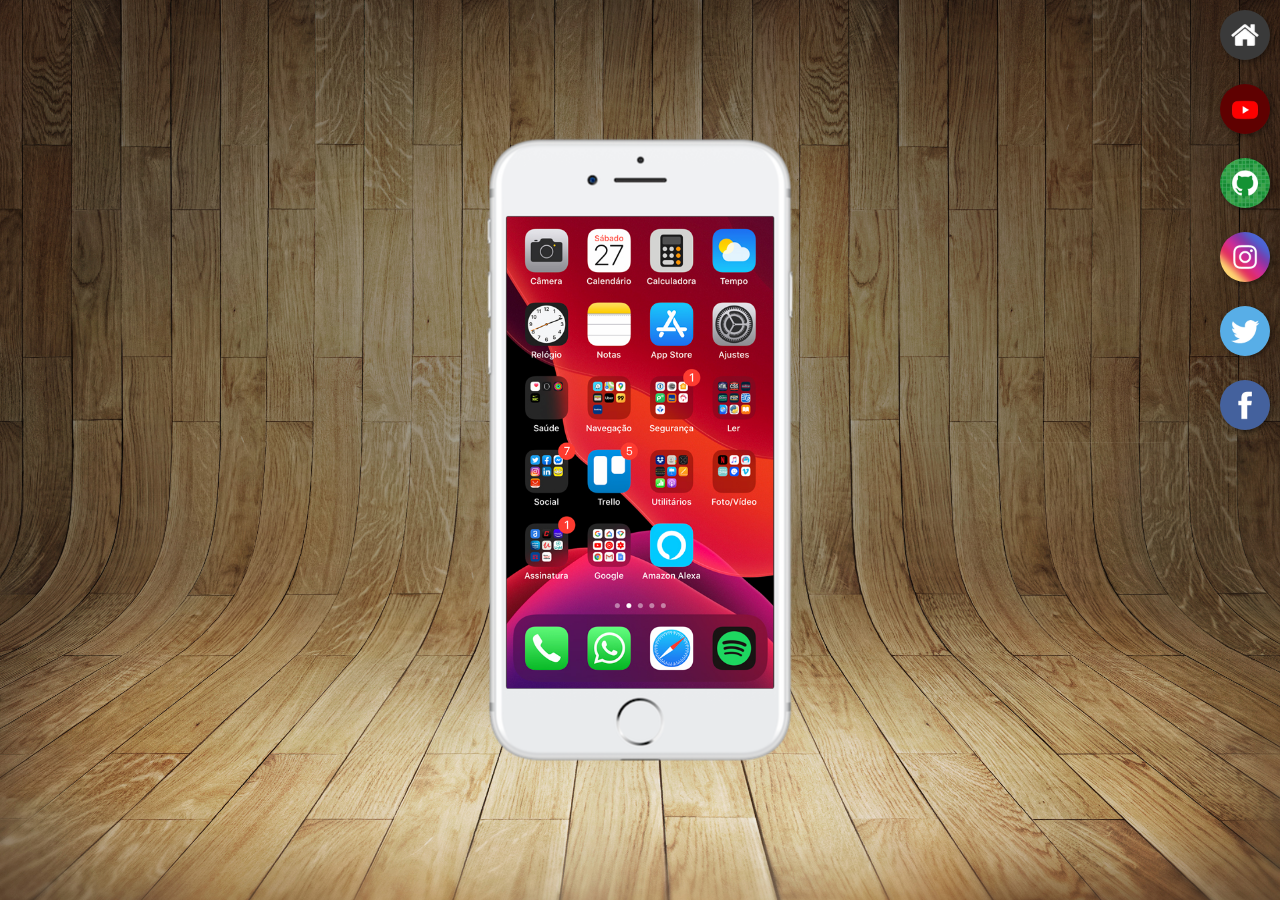
<file: index.html>
<!DOCTYPE html>
<html lang="pt-br">
<head>
    <meta charset="UTF-8">
    <meta name="viewport" content="width=device-width, initial-scale=1.0">
    <title>Projeto Redes Sociais</title>
    <link rel="shortcut icon" href="favicon.ico" type="image/x-icon">
    <link rel="stylesheet" href="estilos/style.css">
</head>
<body>
    <main>
        <section id="telefone">
            <iframe src="home.html" name="tela" id="tela" frameborder="0">
                Seu navegador nao e compativel com isso.
            </iframe>
        </section>
        <section id="redes-sociais">
            <a href="home.html" target="tela"><img src="imagens/logo-home.jpg" alt="Home"></a><br>
            <a href="youtube.html" target="tela"><img src="imagens/logo-youtube.jpg" alt="Youtube"></a><br>
            <a href="github.html" target="tela"><img src="imagens/logo-github.jpg" alt="GitHub"></a><br>
            <a href="instagram.html" target="tela"><img src="imagens/logo-instagram.jpg" alt="Instagram"></a><br>
            <a href="twitter.html" target="tela"><img src="imagens/logo-twitter.jpg" alt="Twitter"></a><br>
            <a href="facebook.html" target="tela"><img src="imagens/logo-facebook.jpg" alt="Facebook"></a>
        </section>
    </main>
</body>
</html>
</file>
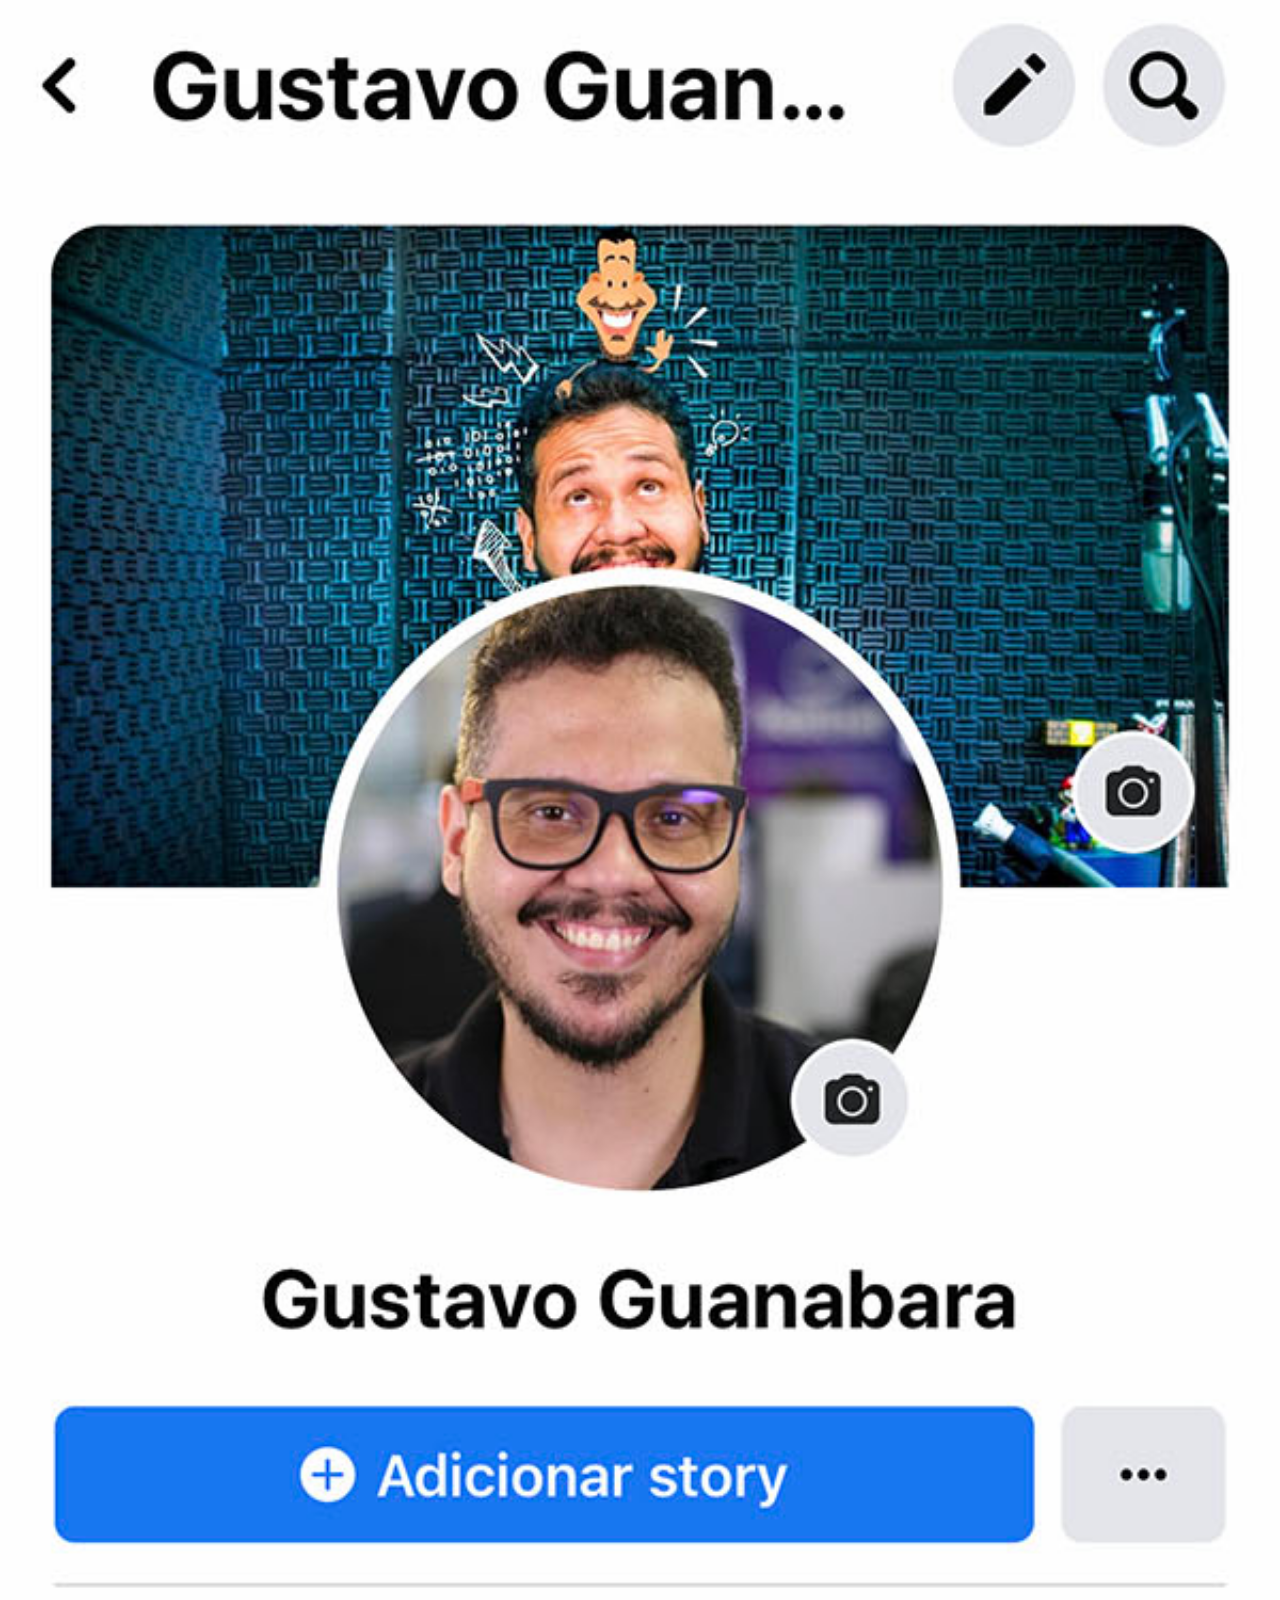
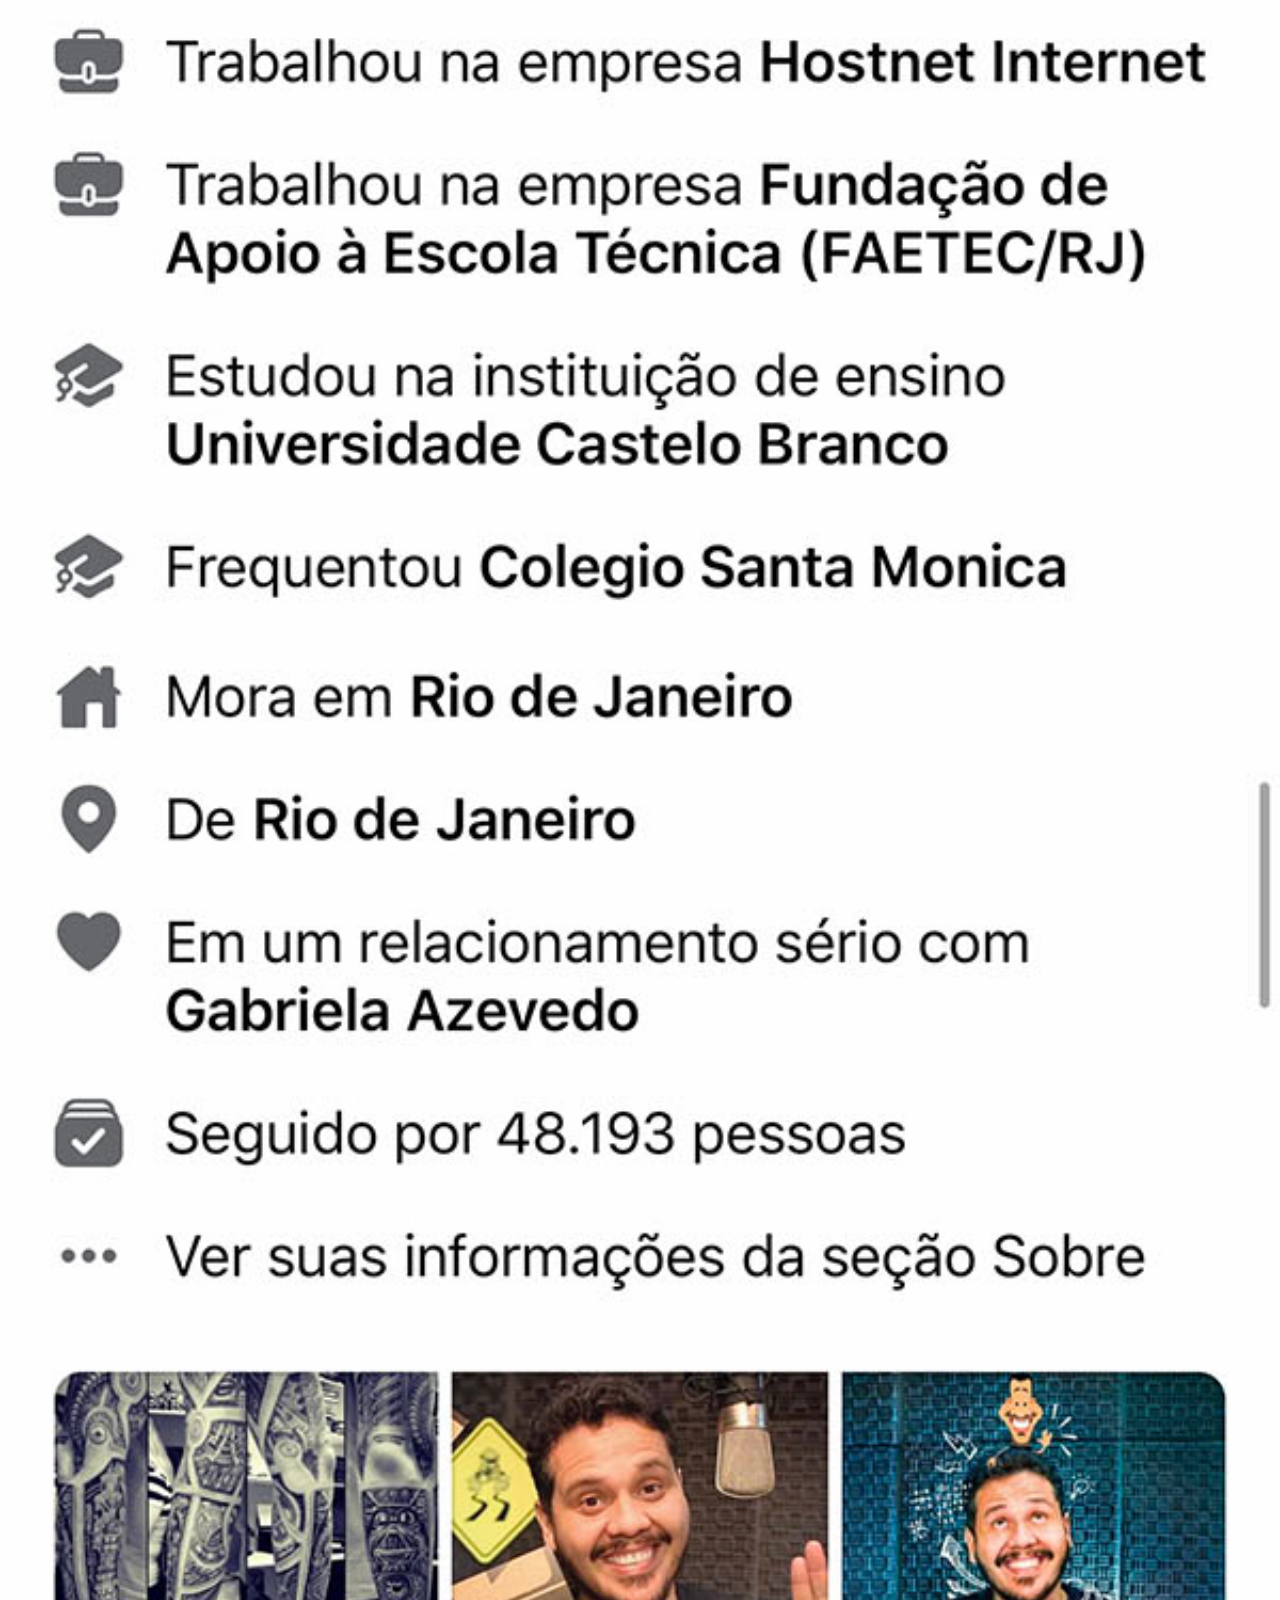
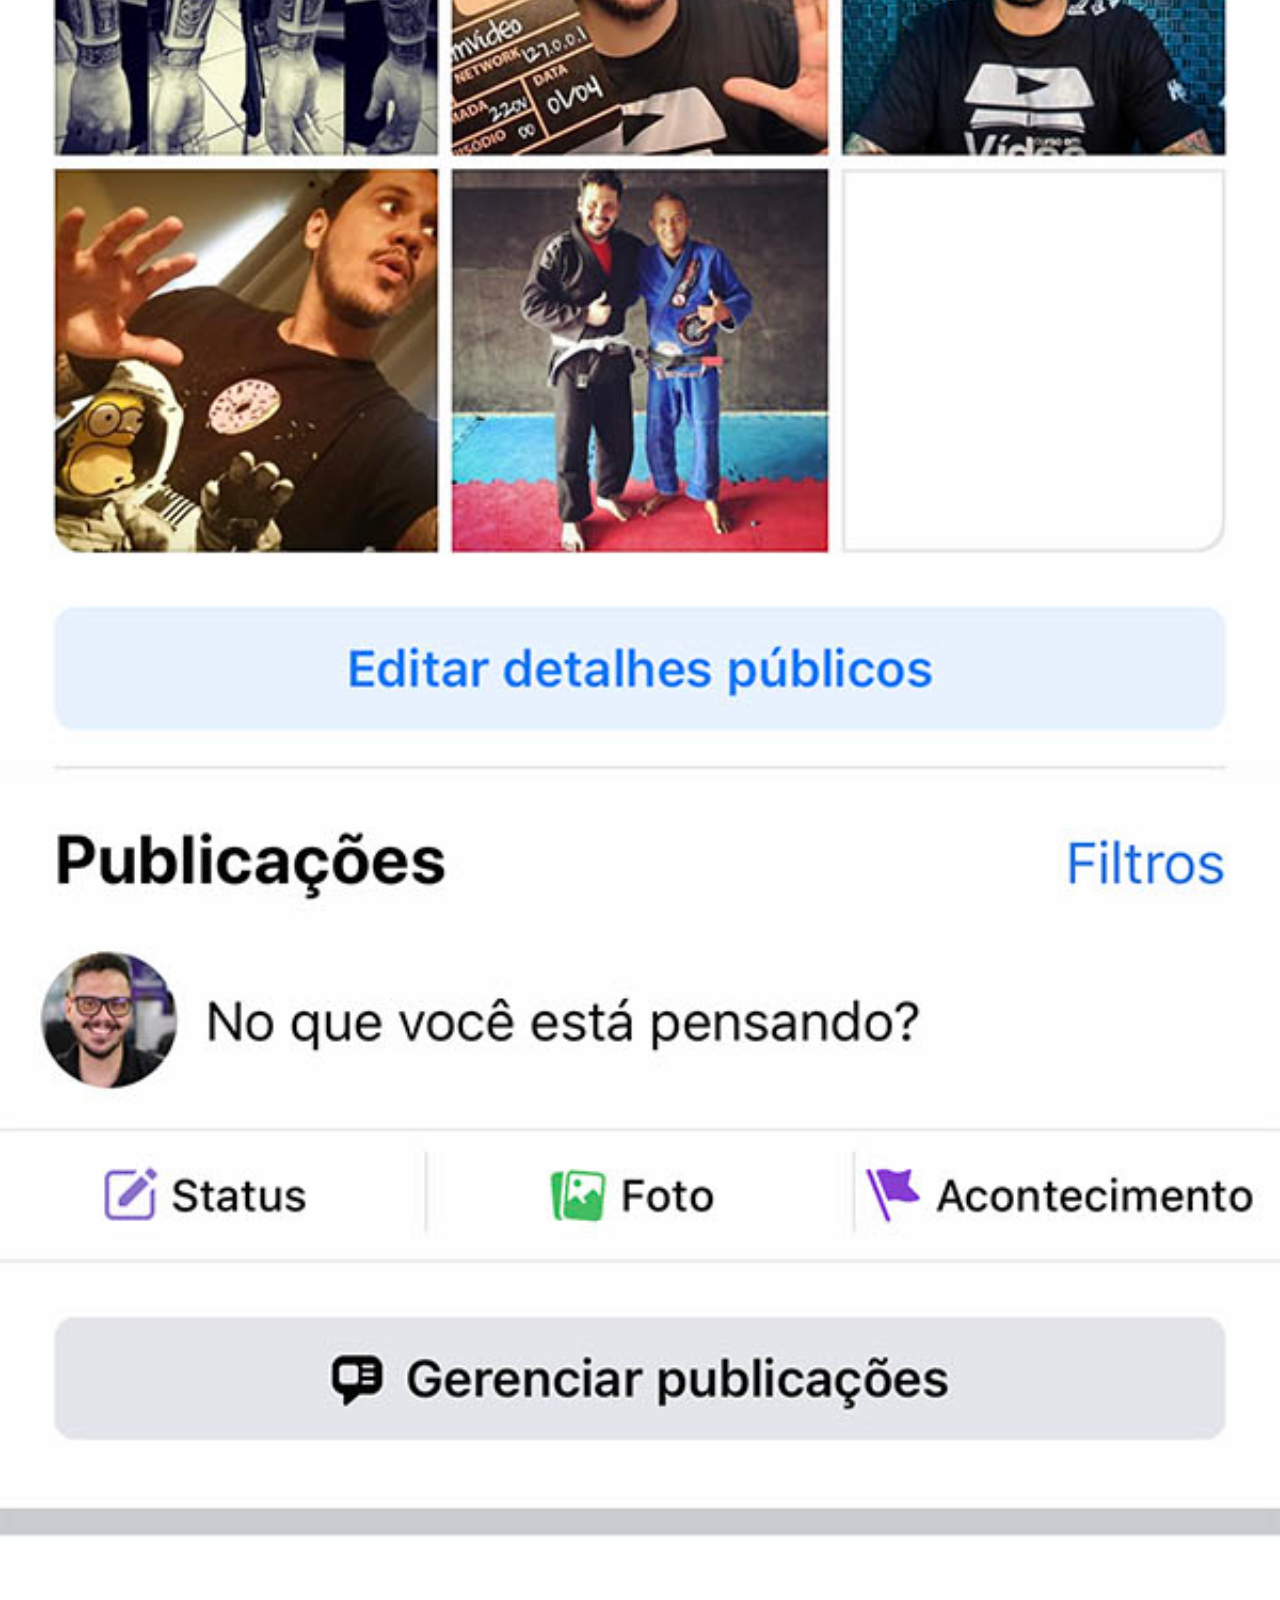
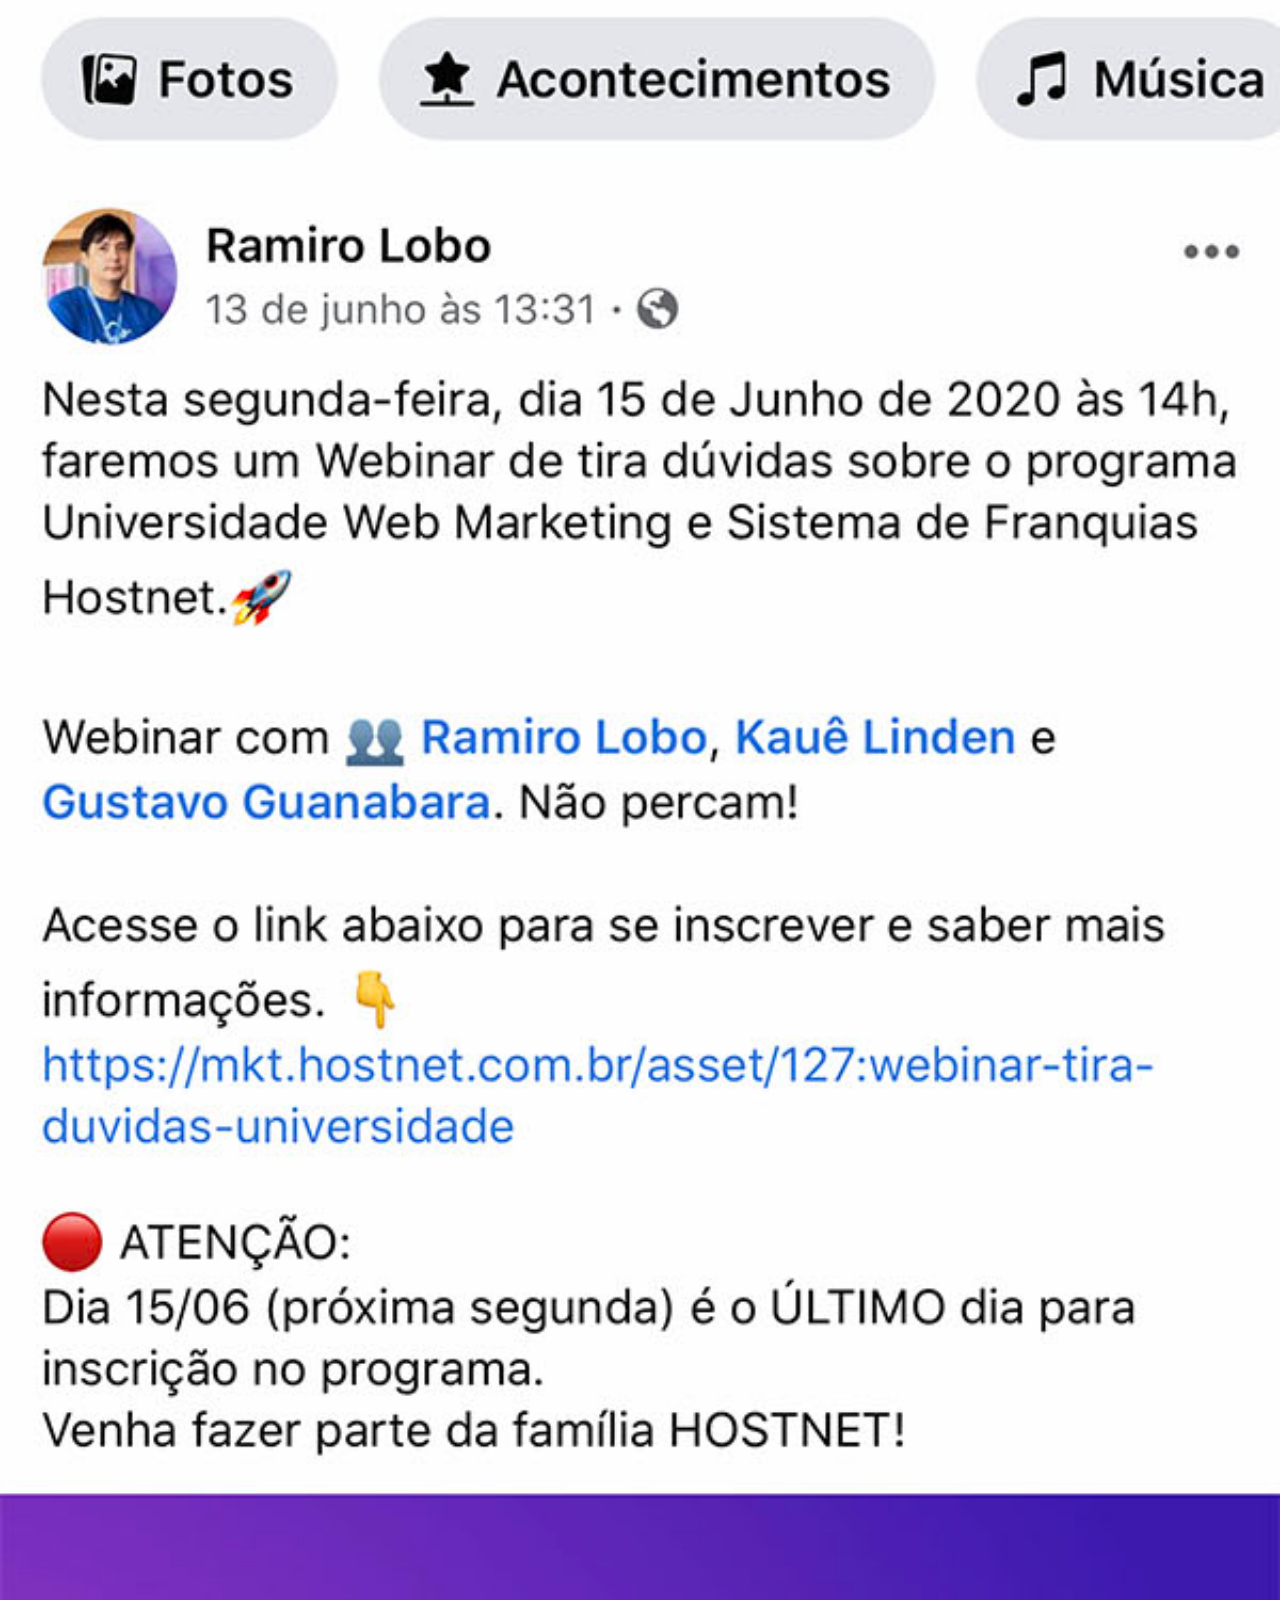
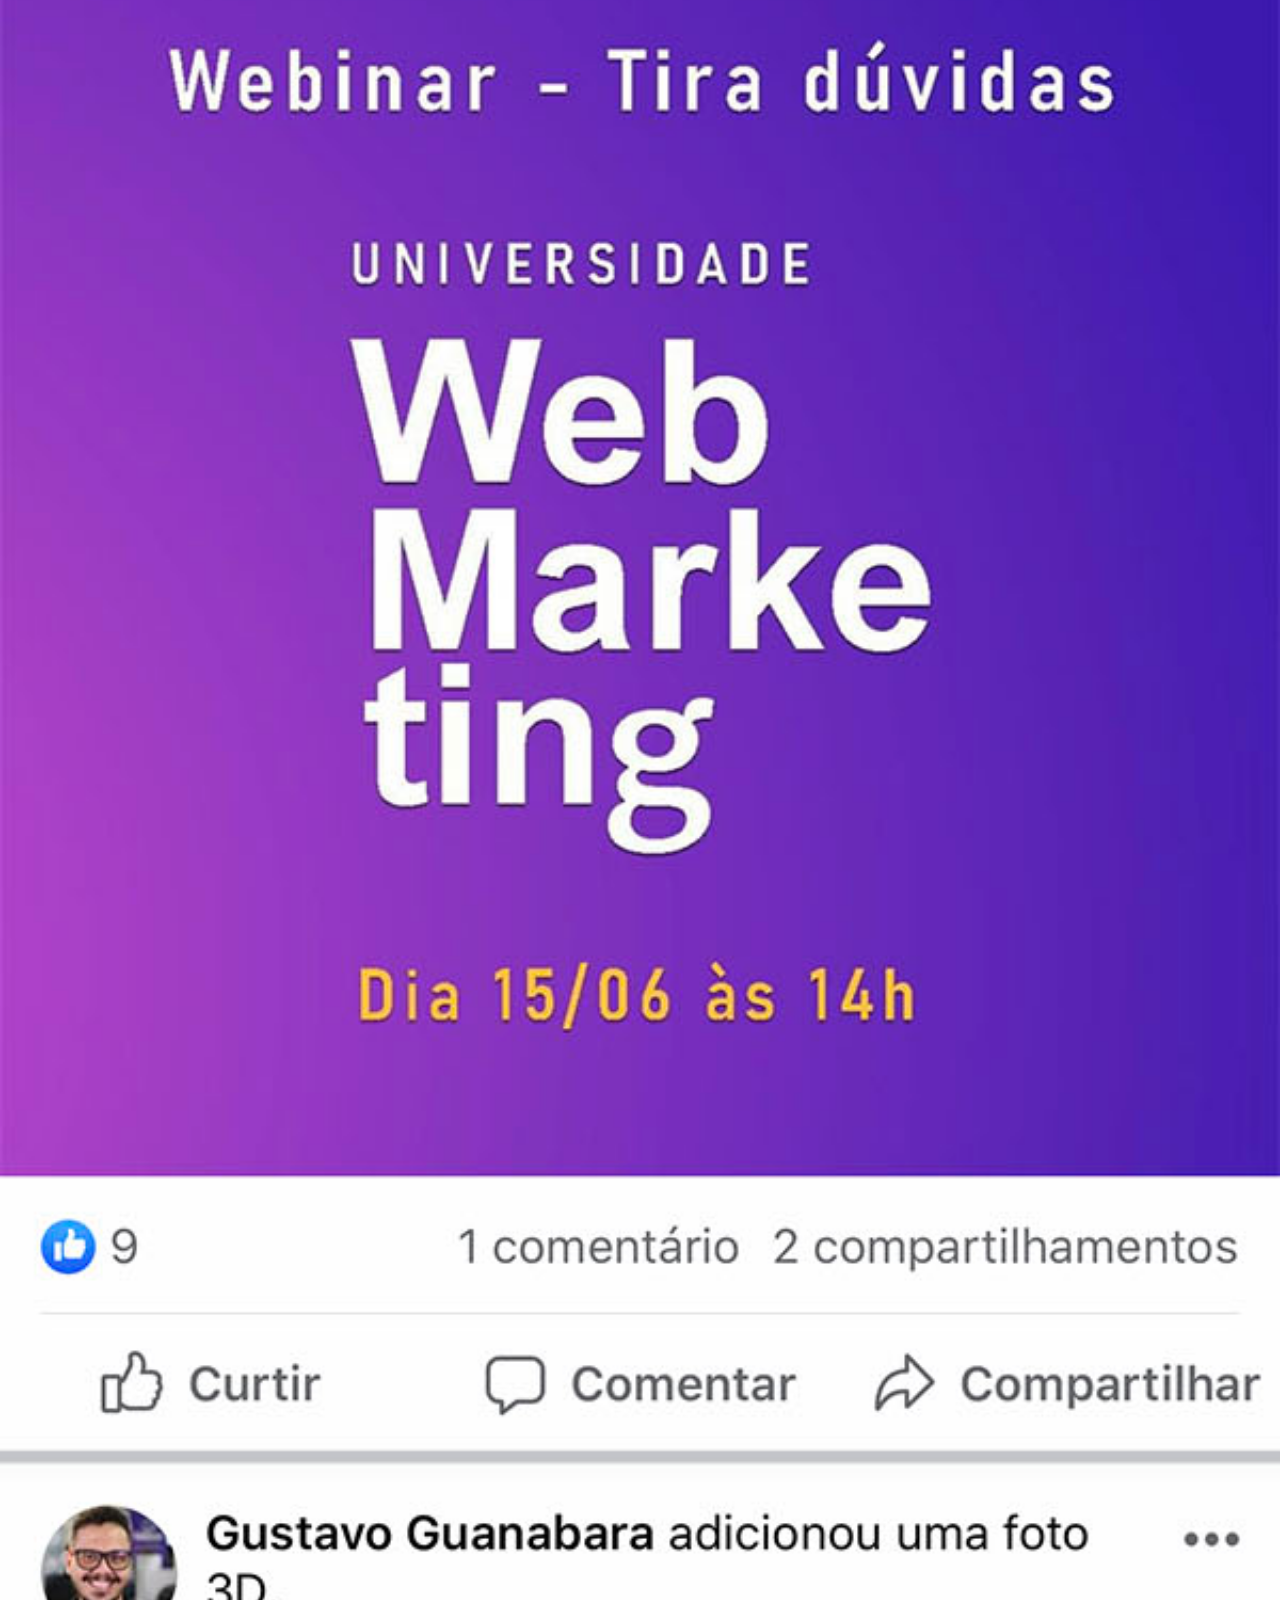
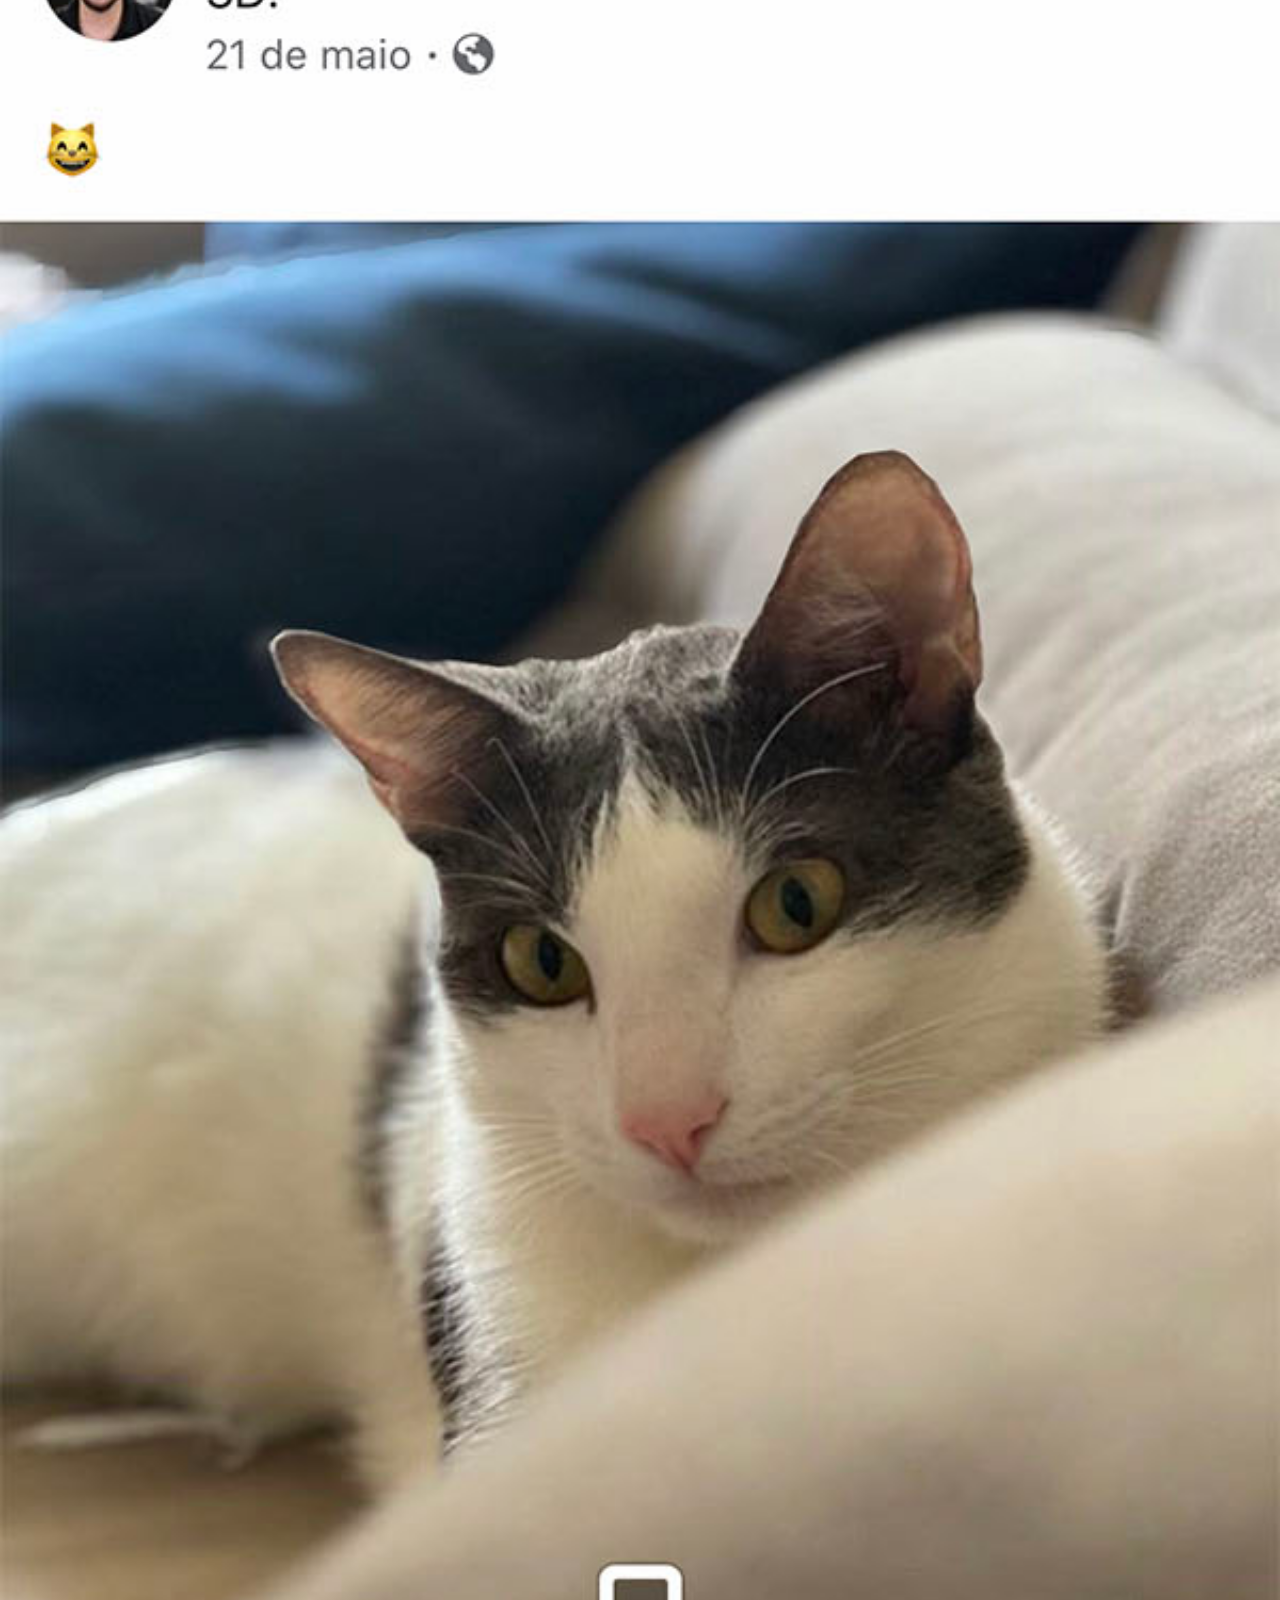
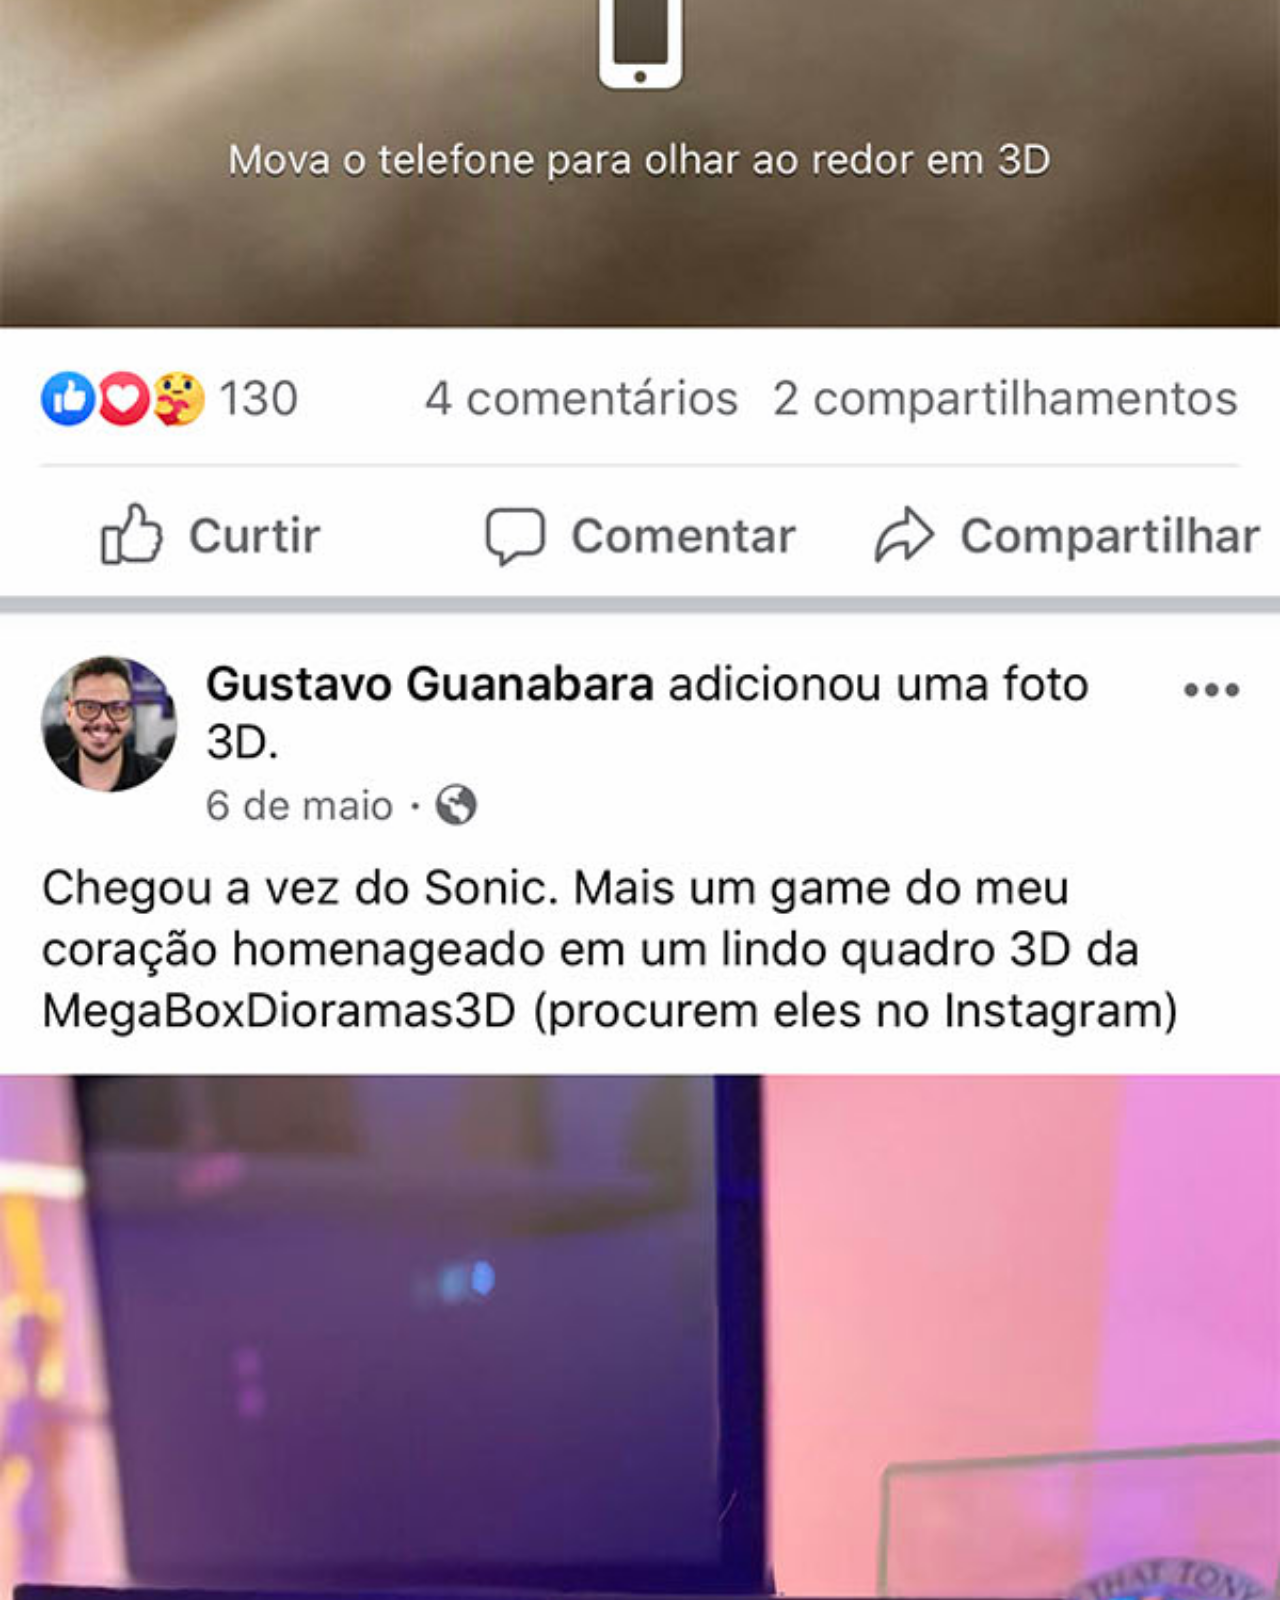
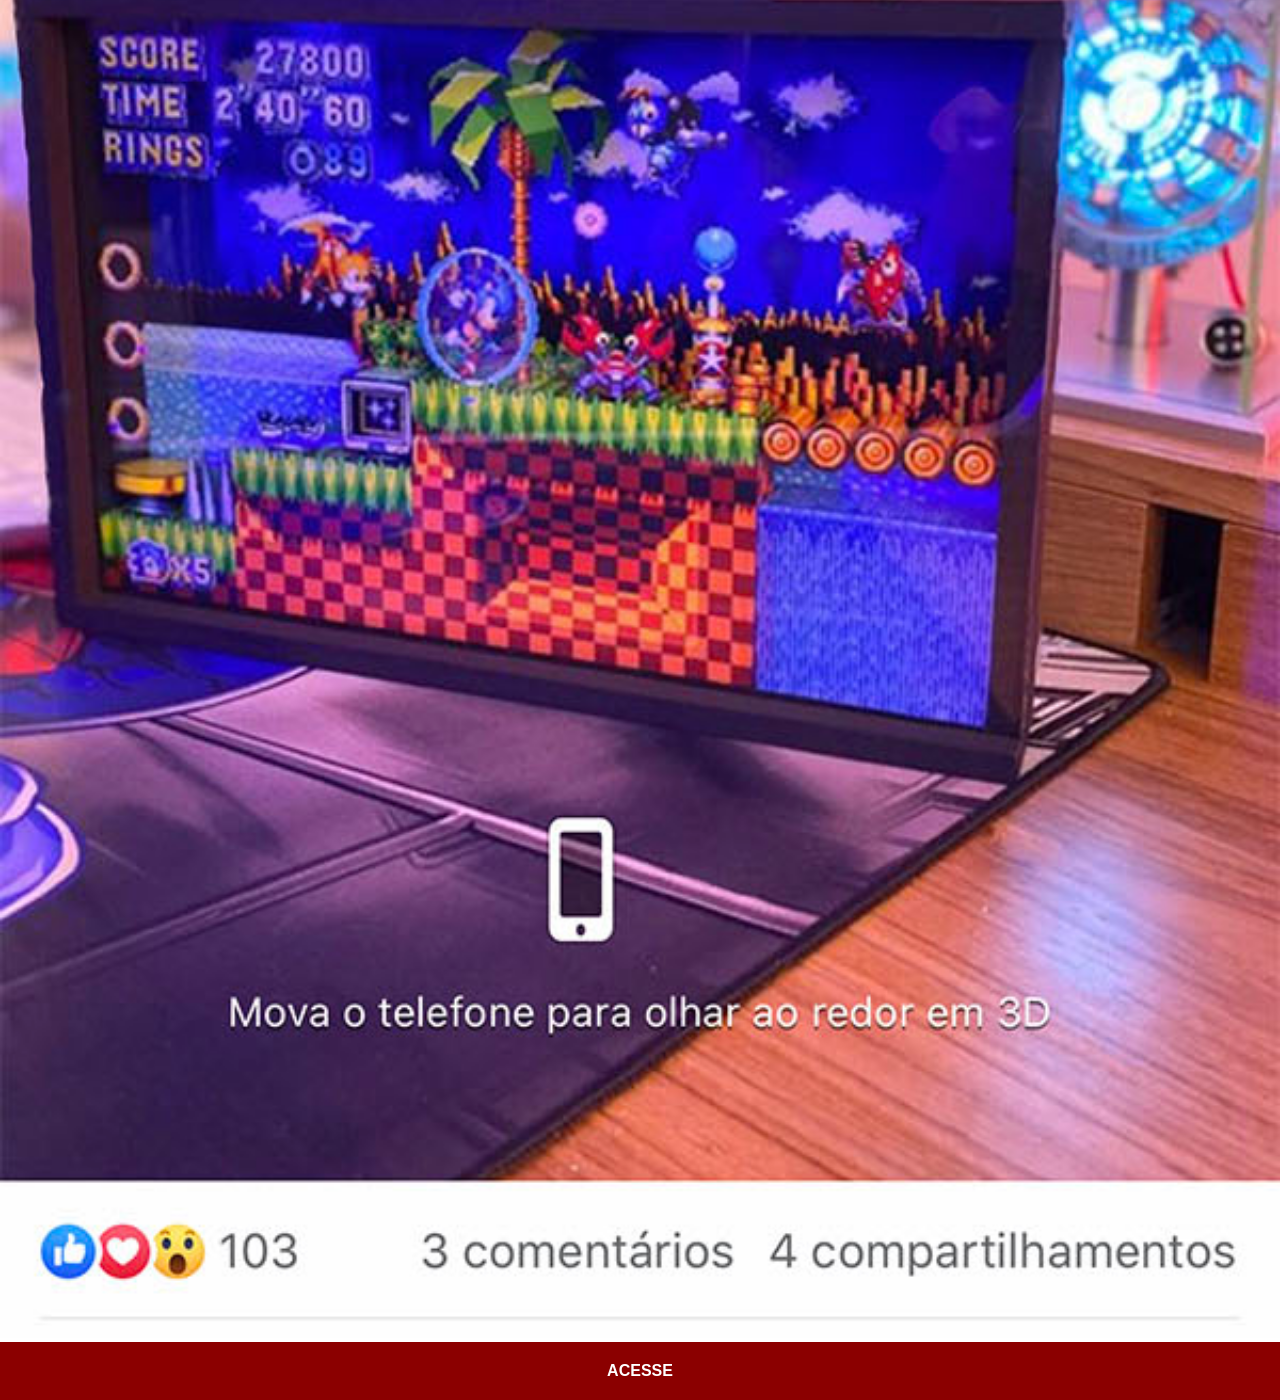
<file: facebook.html>
<!DOCTYPE html>
<html lang="pt-br">
<head>
    <meta charset="UTF-8">
    <meta name="viewport" content="width=device-width, initial-scale=1.0">
    <title>Facebook</title>
    <link rel="stylesheet" href="estilos/social.css">
</head>
<body>
    <img src="imagens/tela-facebook.jpg" alt="Facebook">
    <a href="https://www.facebook.com/gustavoguanabara/about/" target="_blank">ACESSE</a>
</body>
</html>
</file>
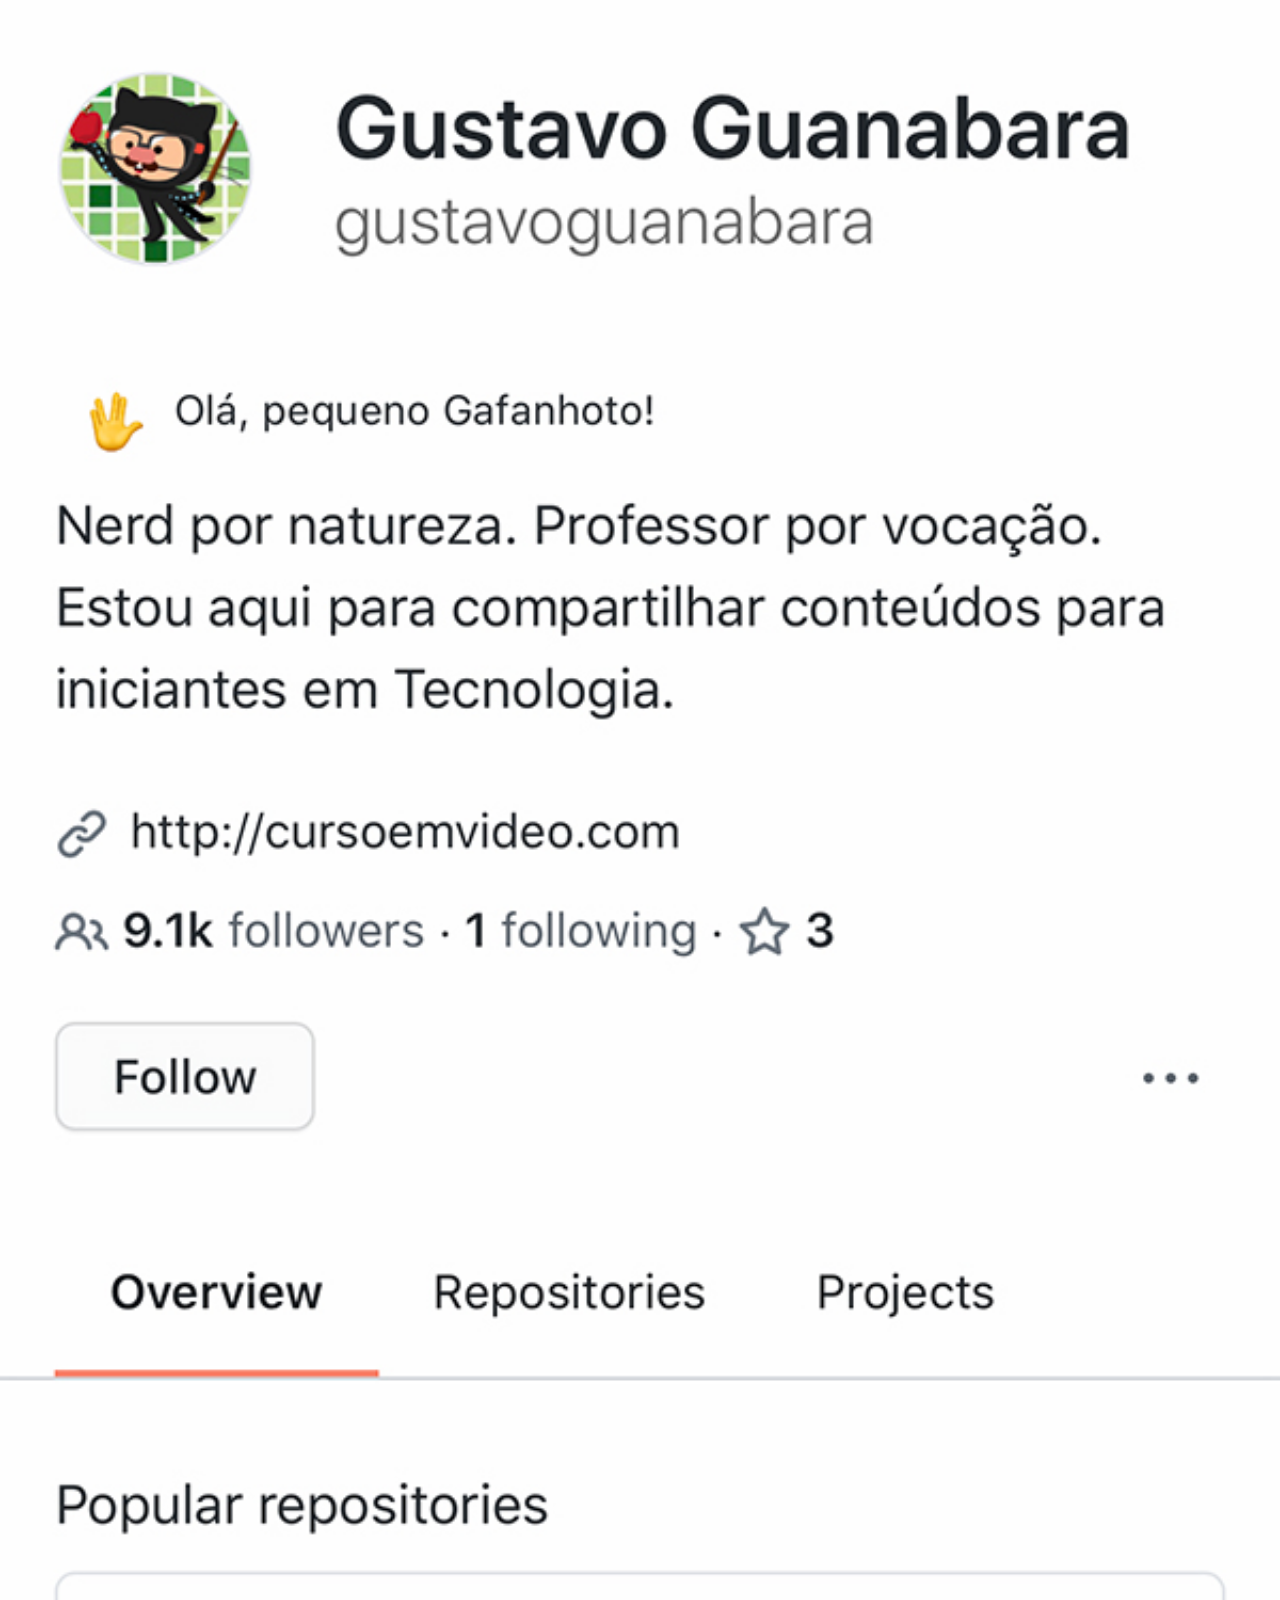
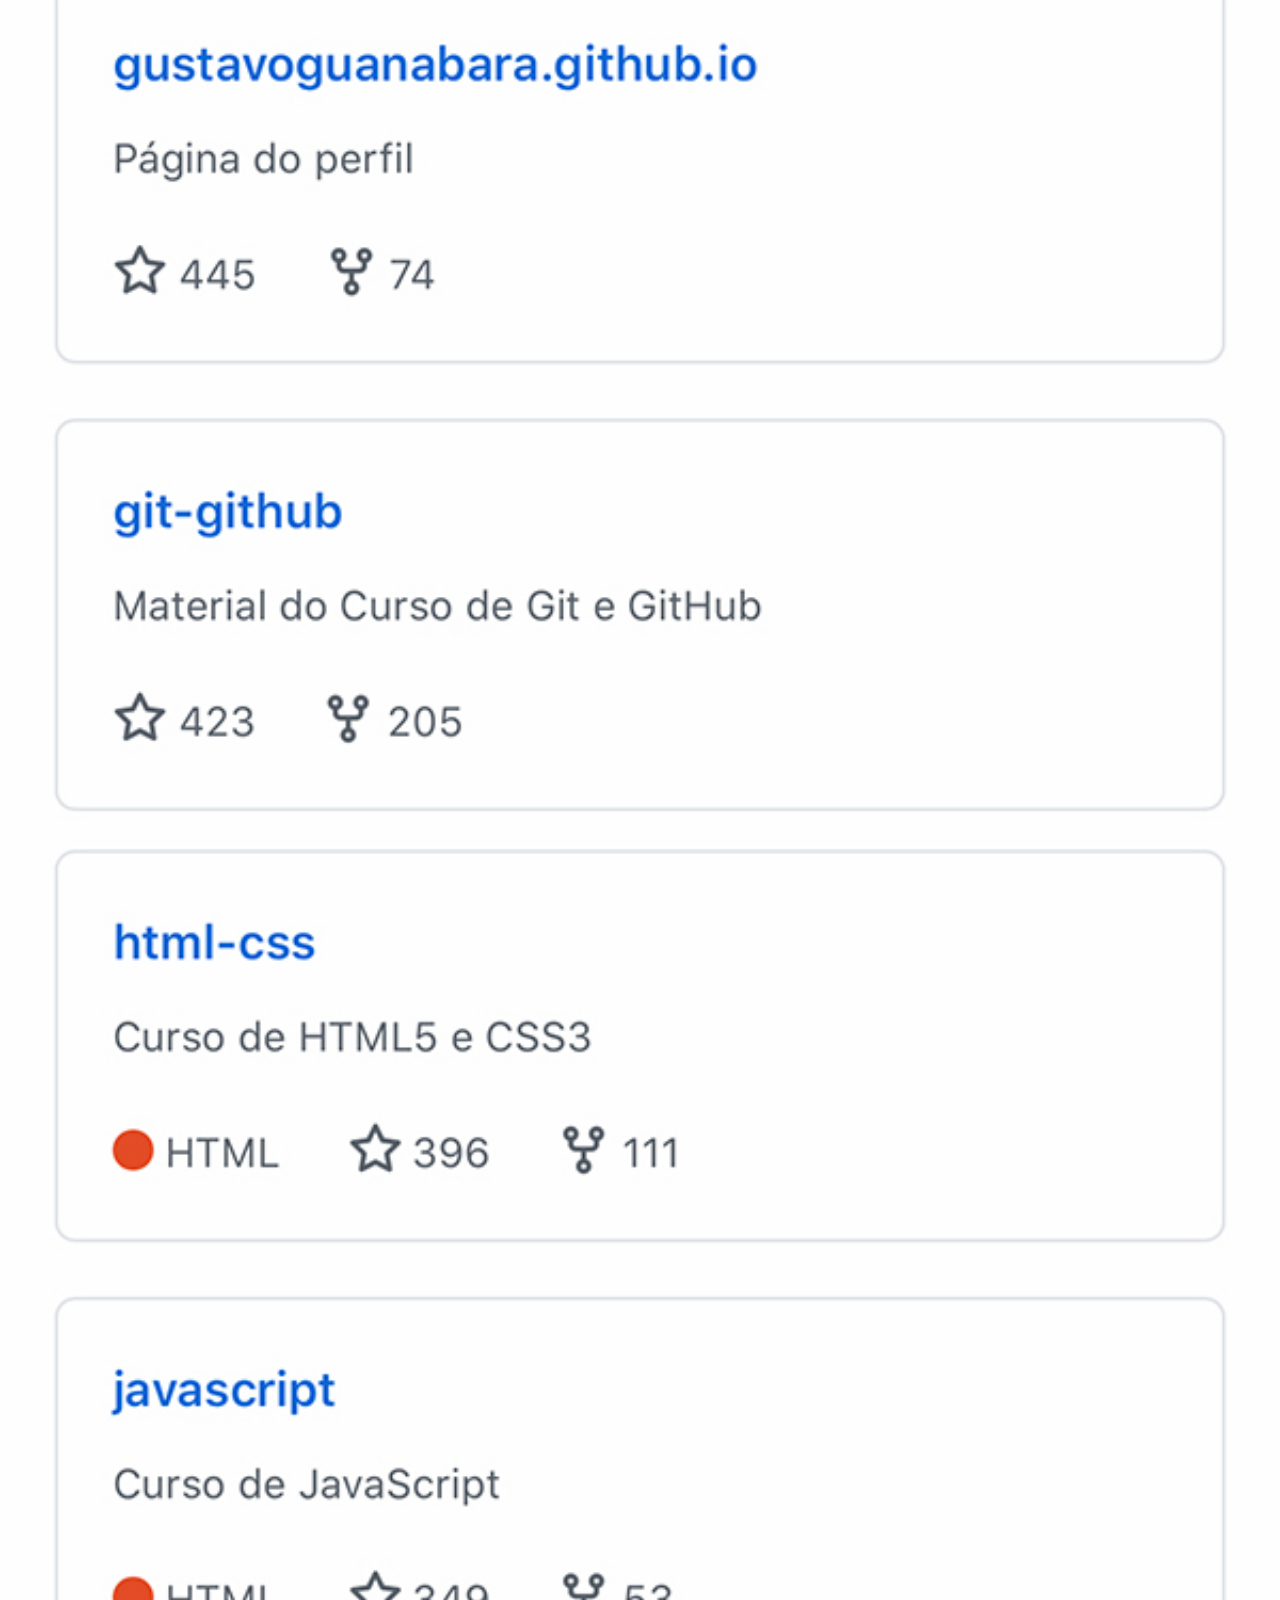
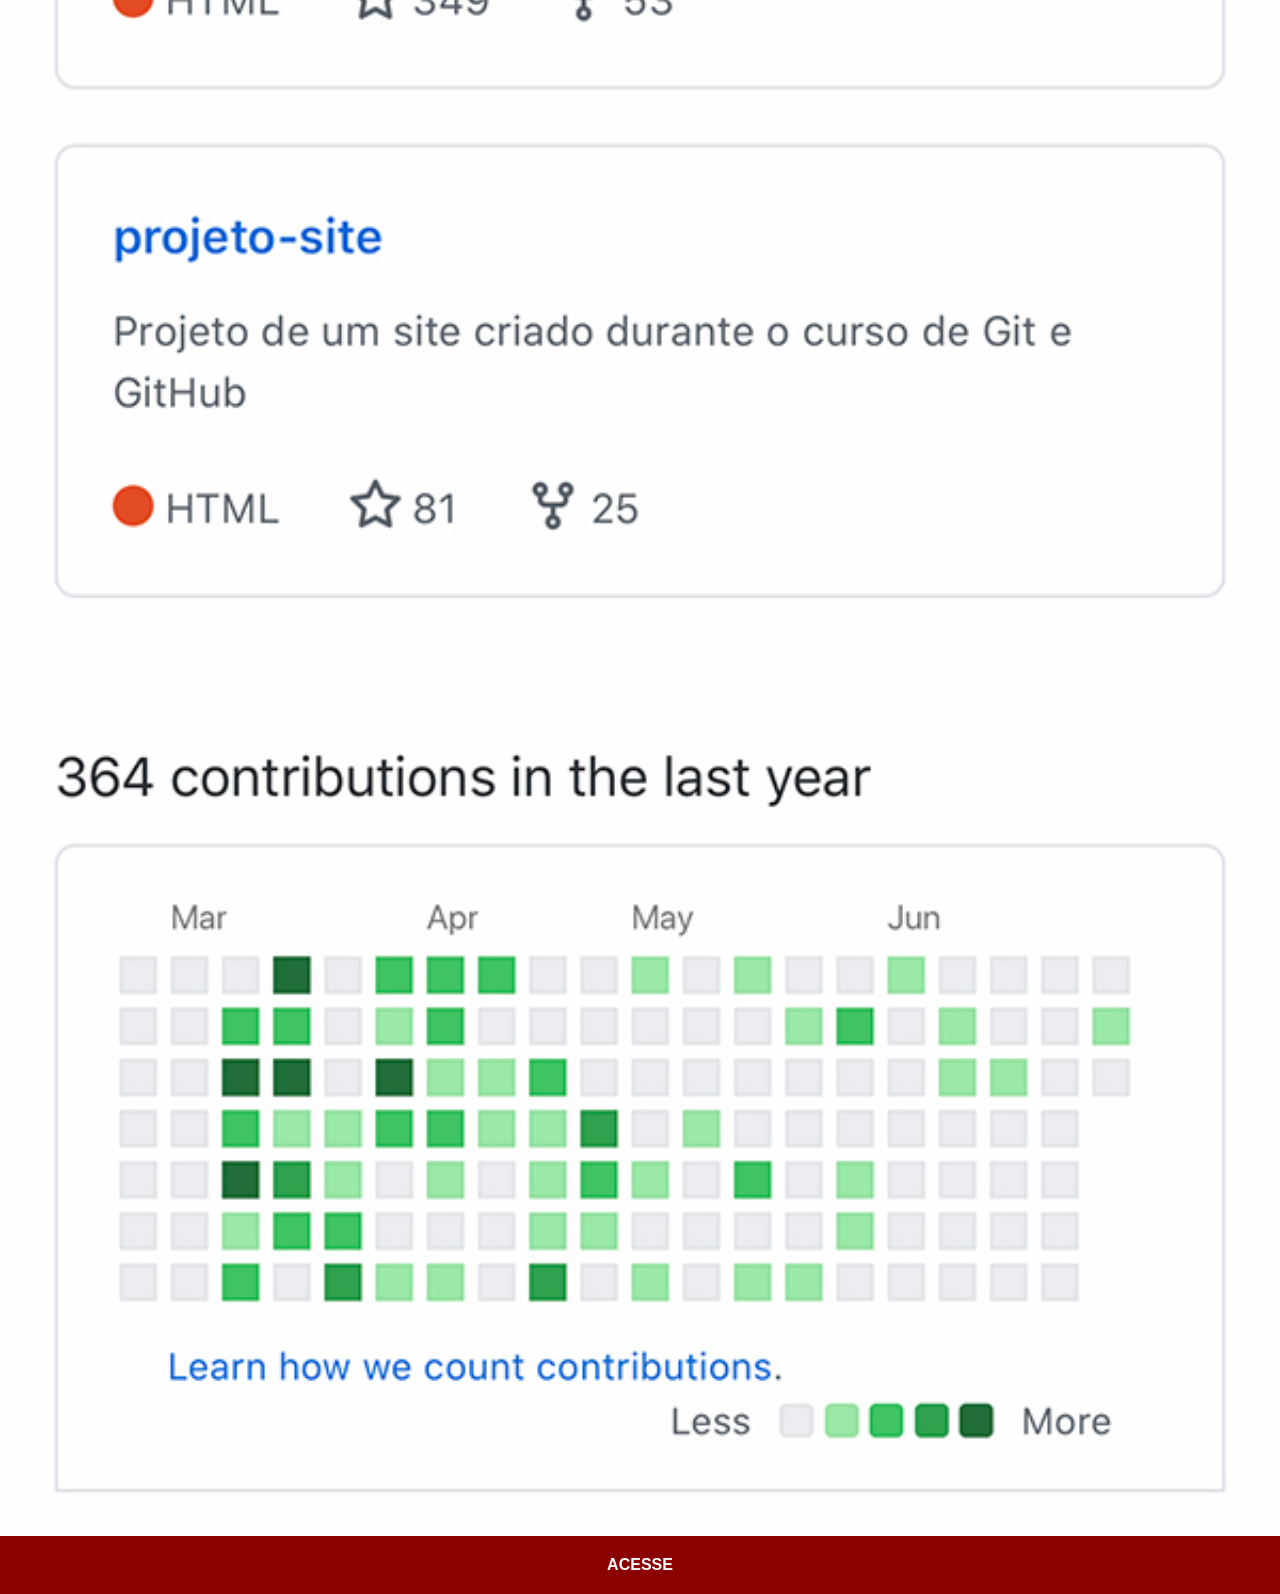
<file: github.html>
<!DOCTYPE html>
<html lang="pt-br">
<head>
    <meta charset="UTF-8">
    <meta name="viewport" content="width=device-width, initial-scale=1.0">
    <title>GitHub</title>
    <link rel="stylesheet" href="estilos/social.css">
</head>
<body>
    <img src="imagens/tela-github.jpg" alt="GitHub">
    <a href="https://github.com/gustavoguanabara" target="_blank">ACESSE</a>
</body>
</html>
</file>
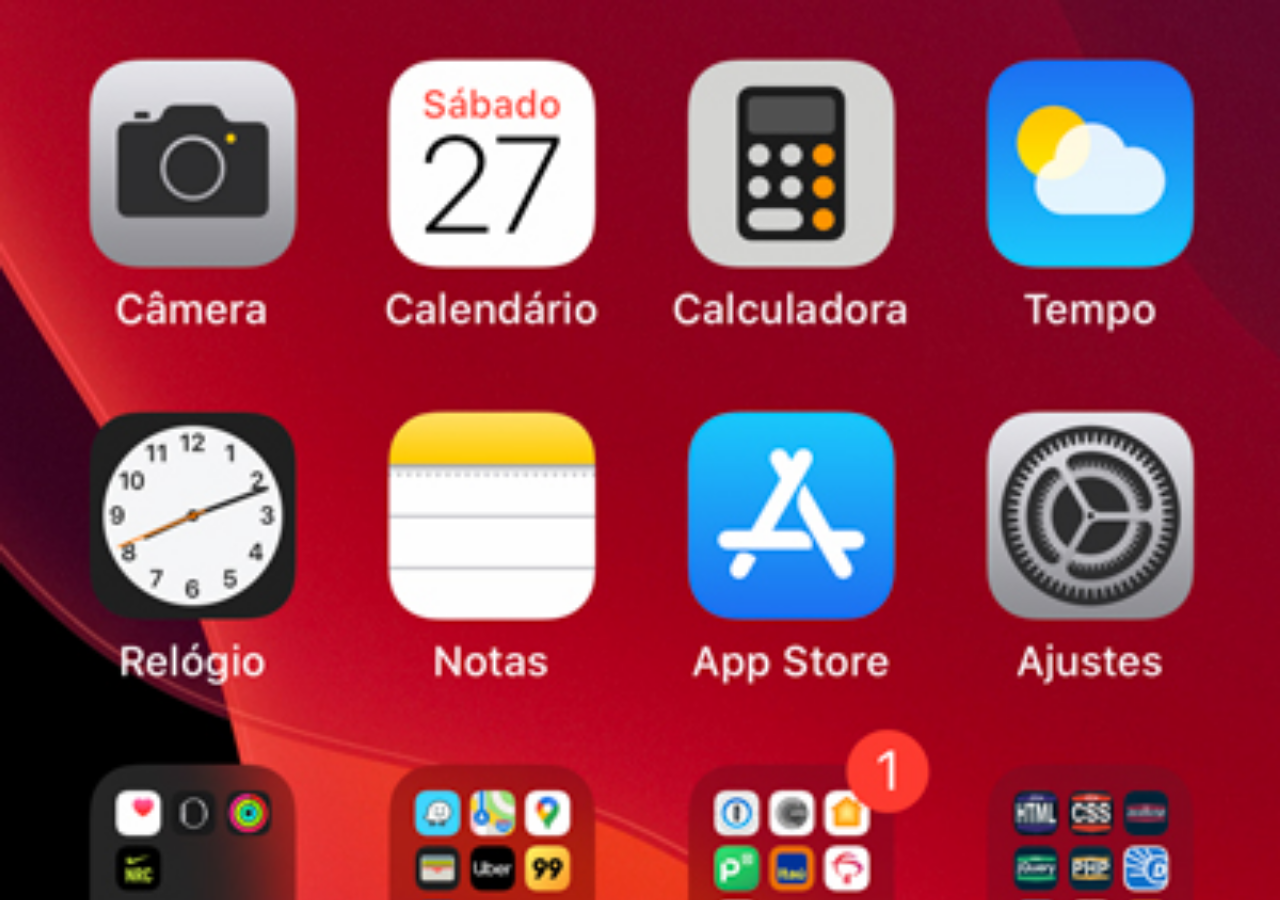
<file: home.html>
<!DOCTYPE html>
<html lang="pt-br">
<head>
    <meta charset="UTF-8">
    <meta name="viewport" content="width=device-width, initial-scale=1.0">
    <title>Home</title>
</head>
<style>
    *{
        margin: 0;
        padding: 0;
    }

body{
    height: 100vh;
    width: 100vw;
    background: black url(imagens/tela-home.jpg) no-repeat top center;
    background-size: cover;
}

</style>
<body>
    
</body>
</html>
</file>
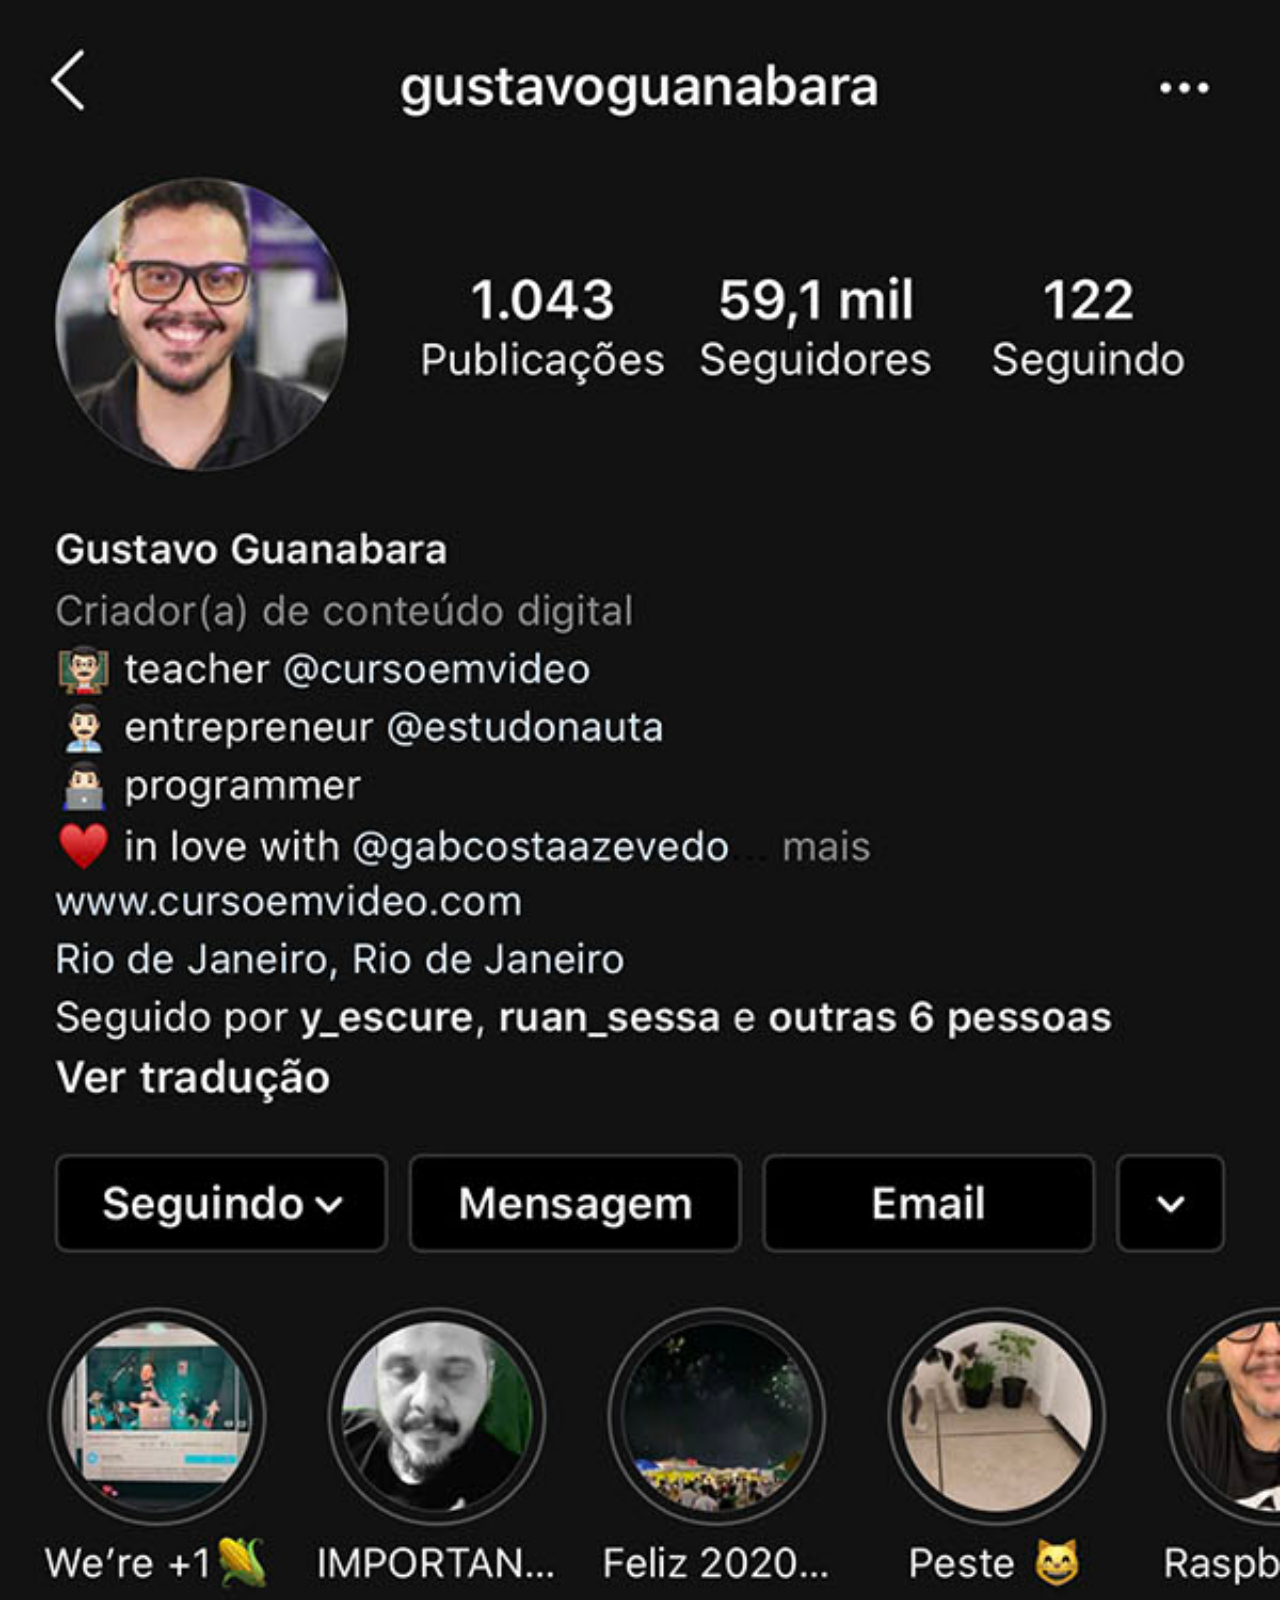
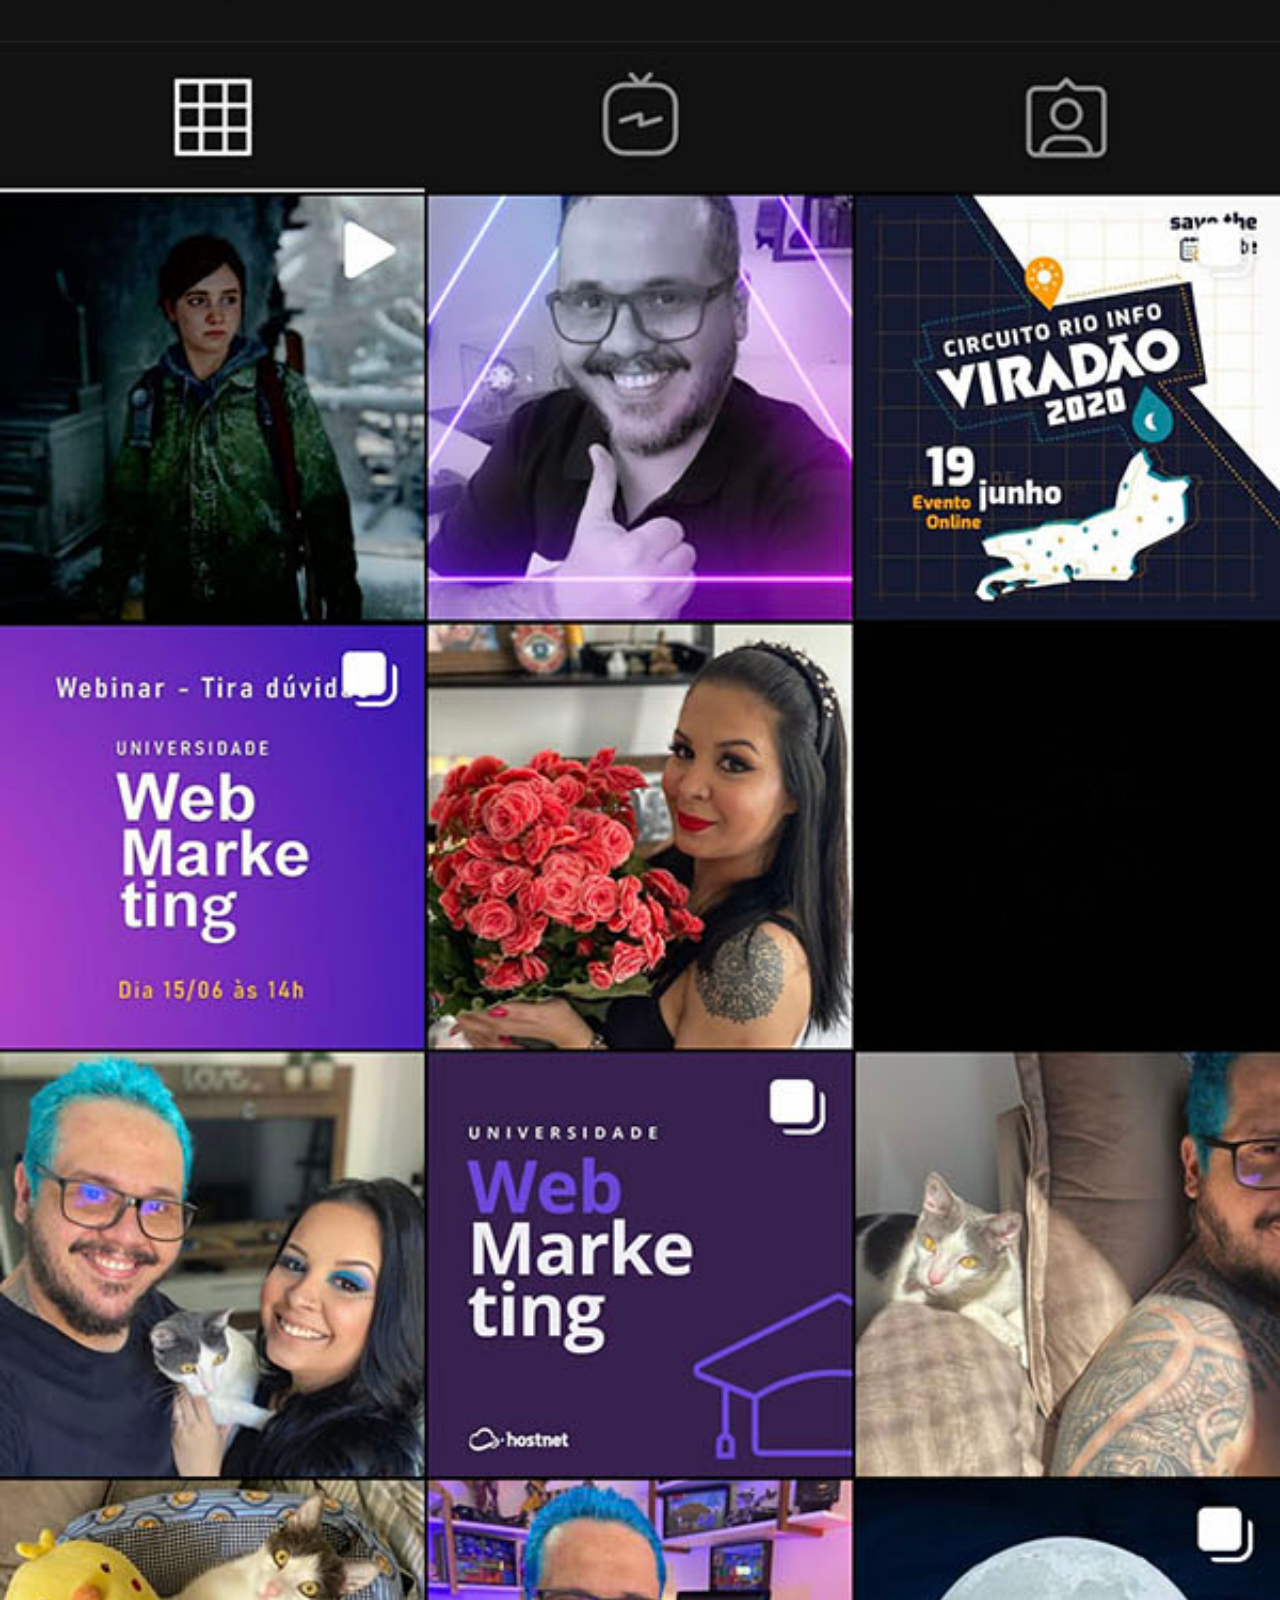
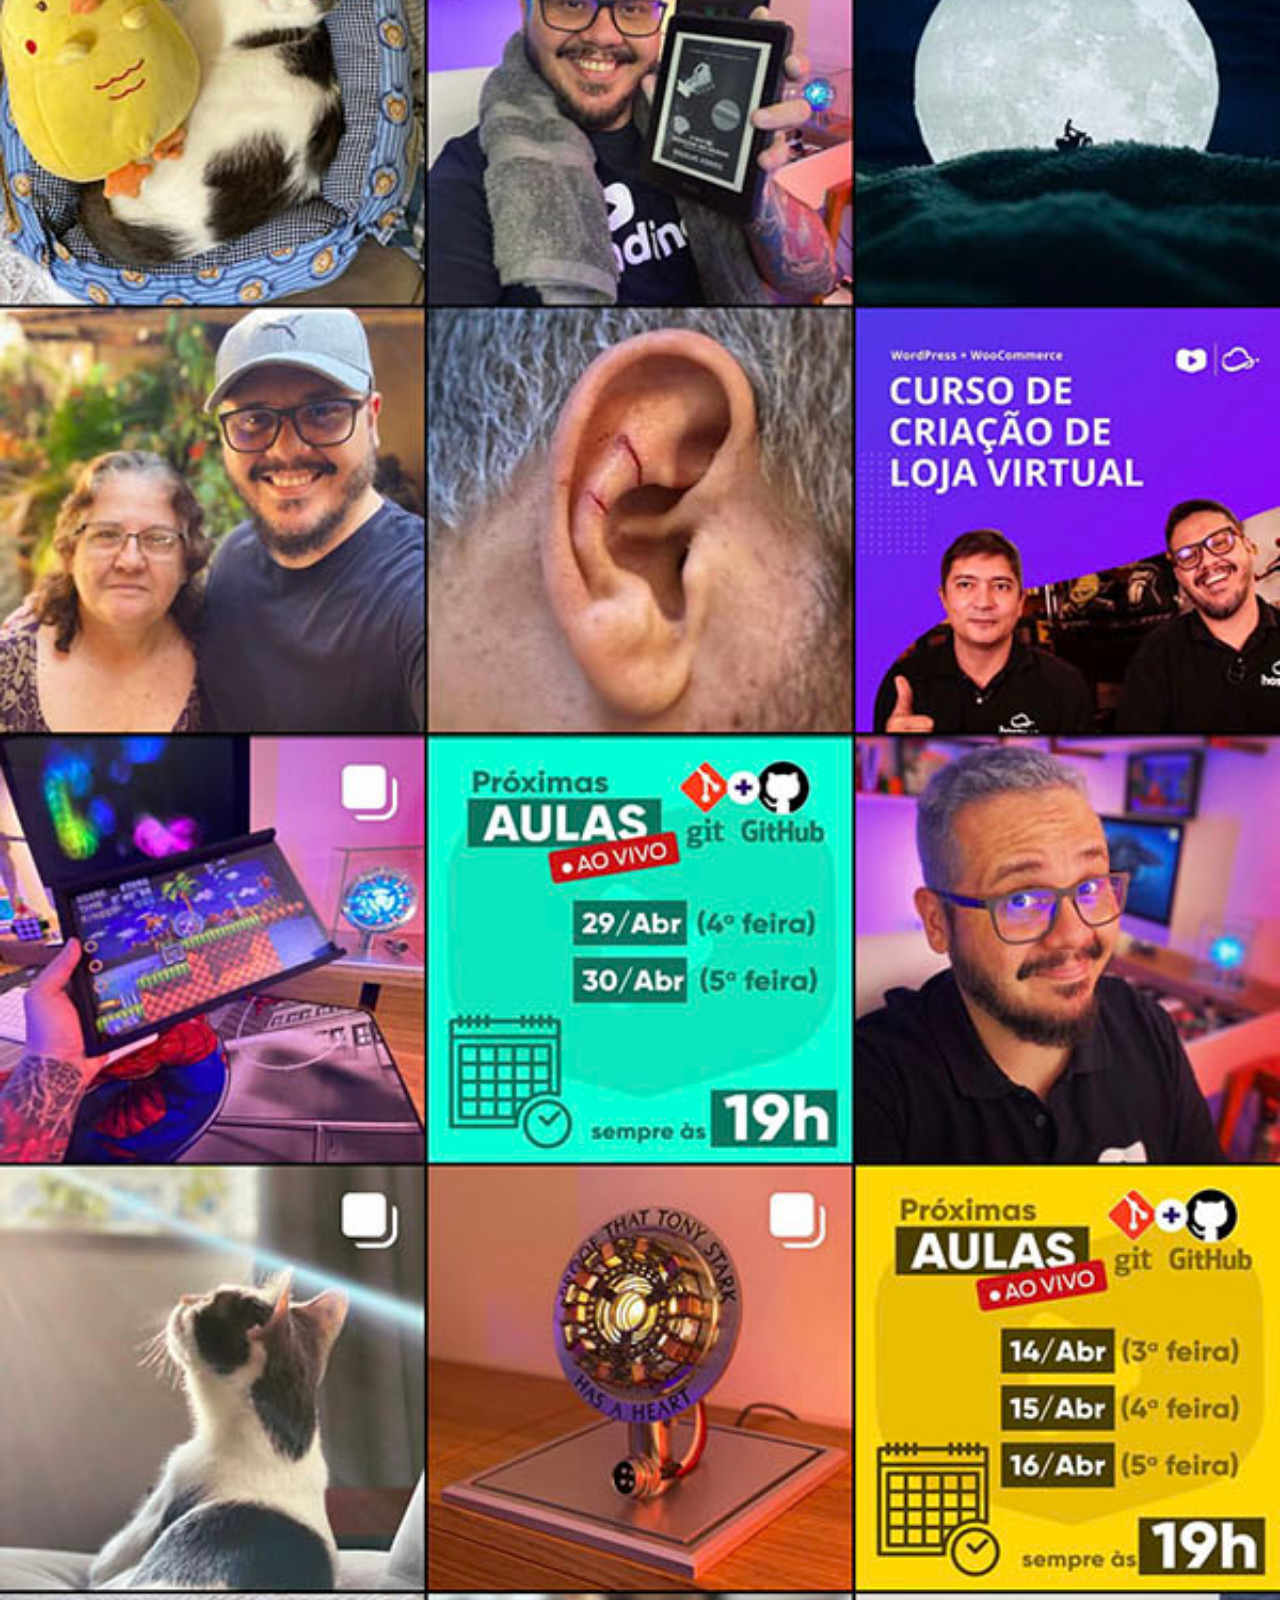
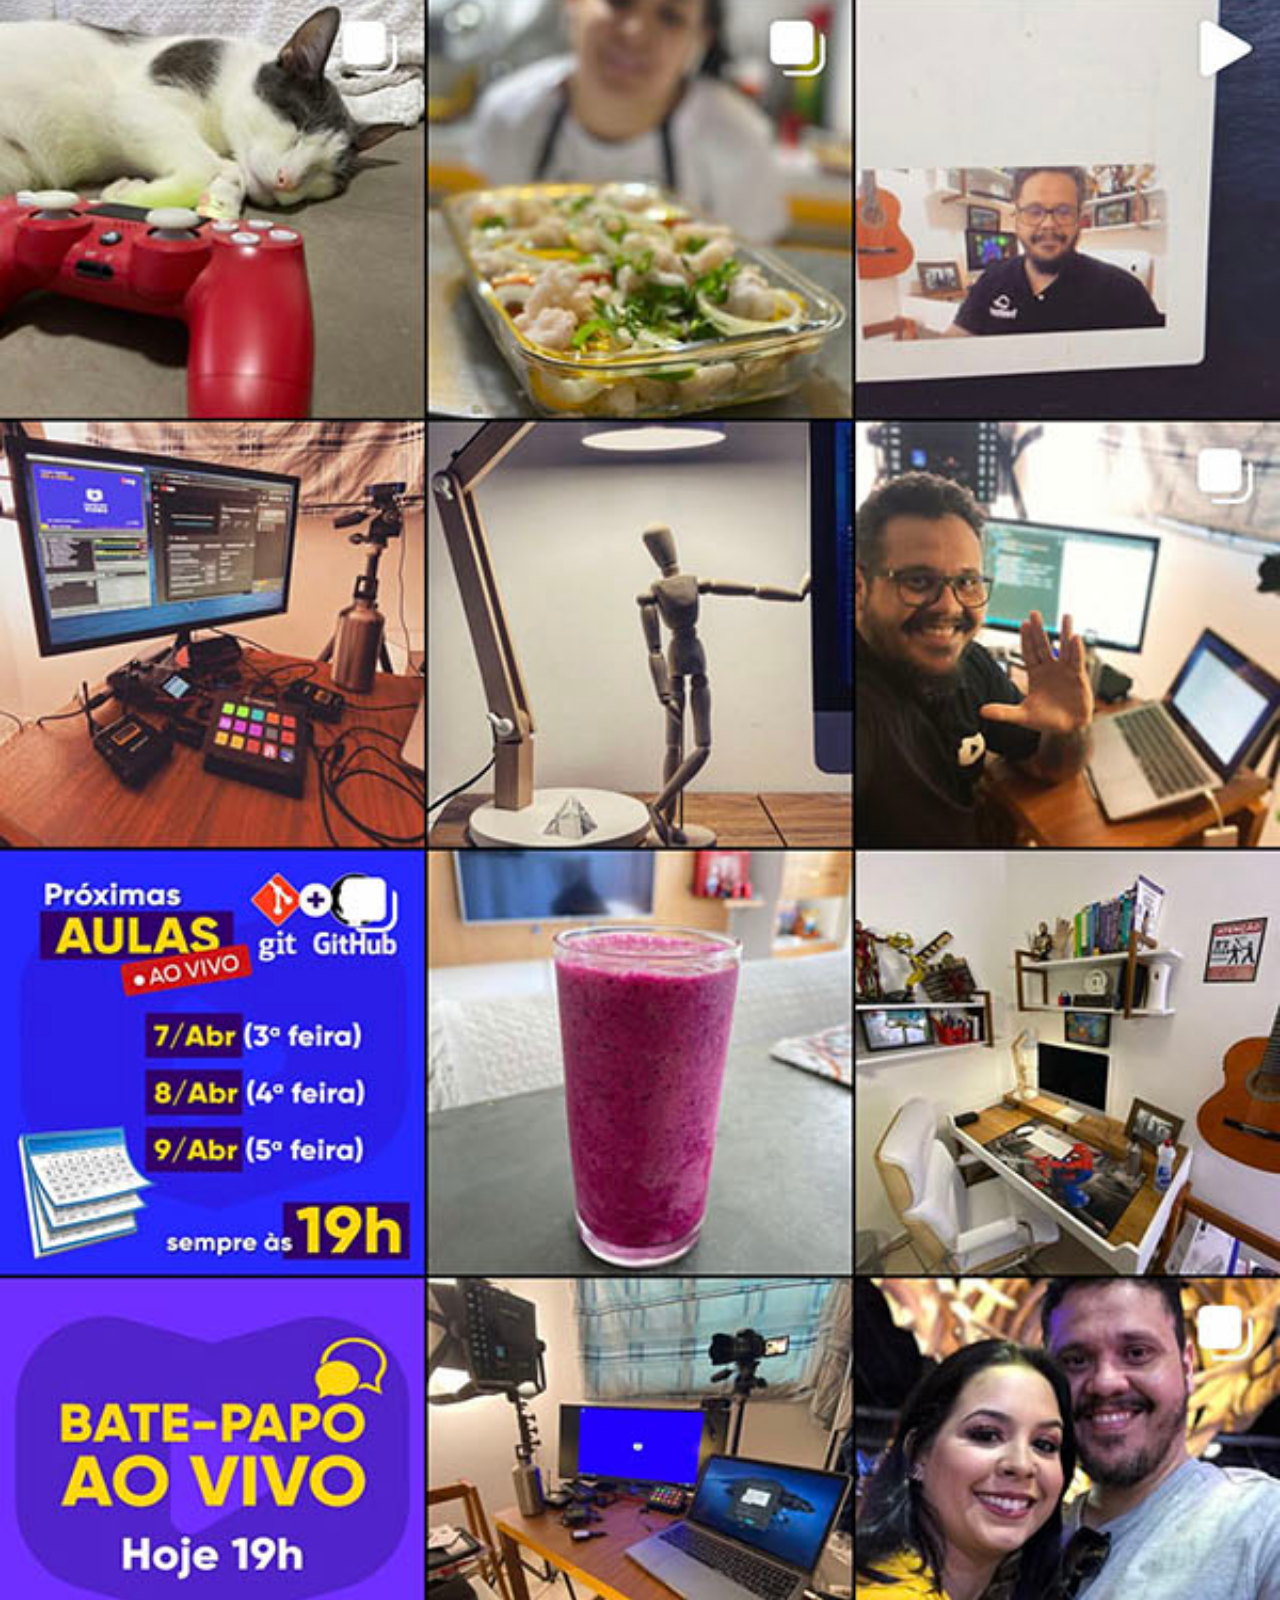
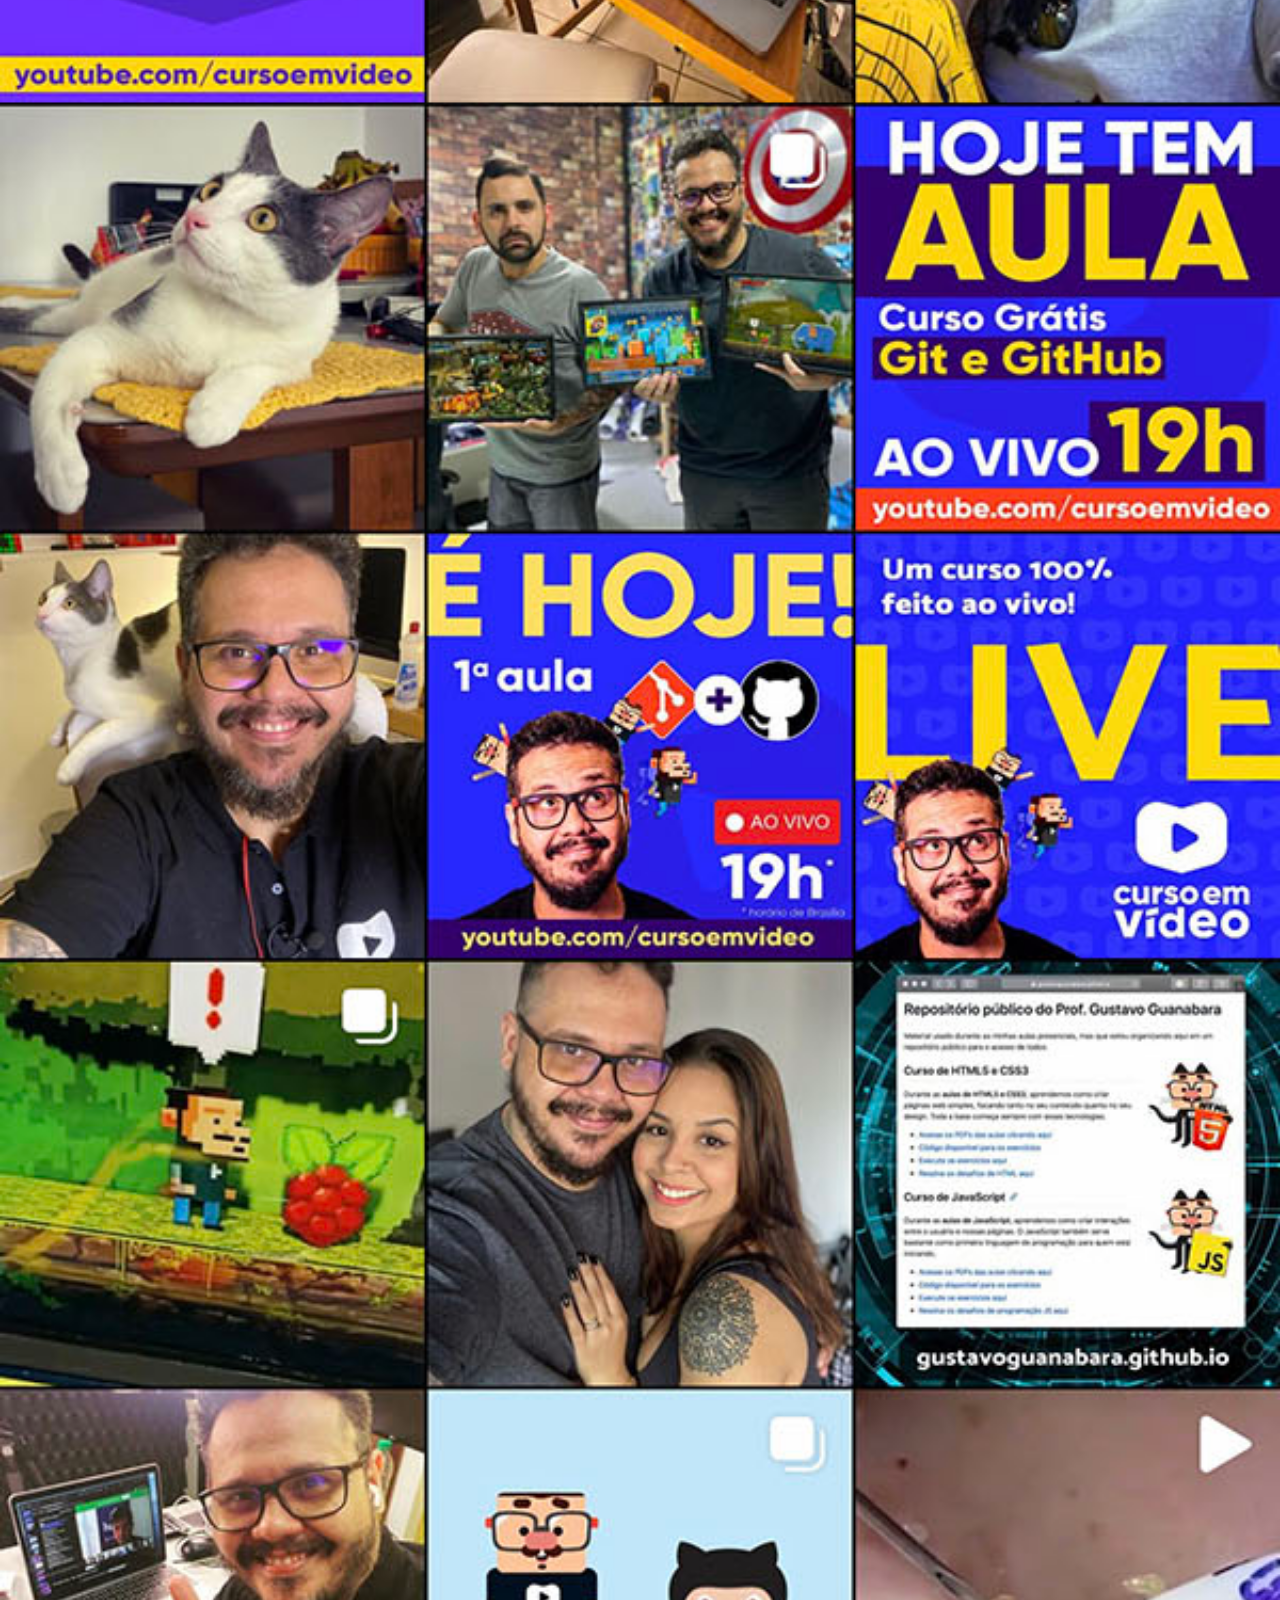
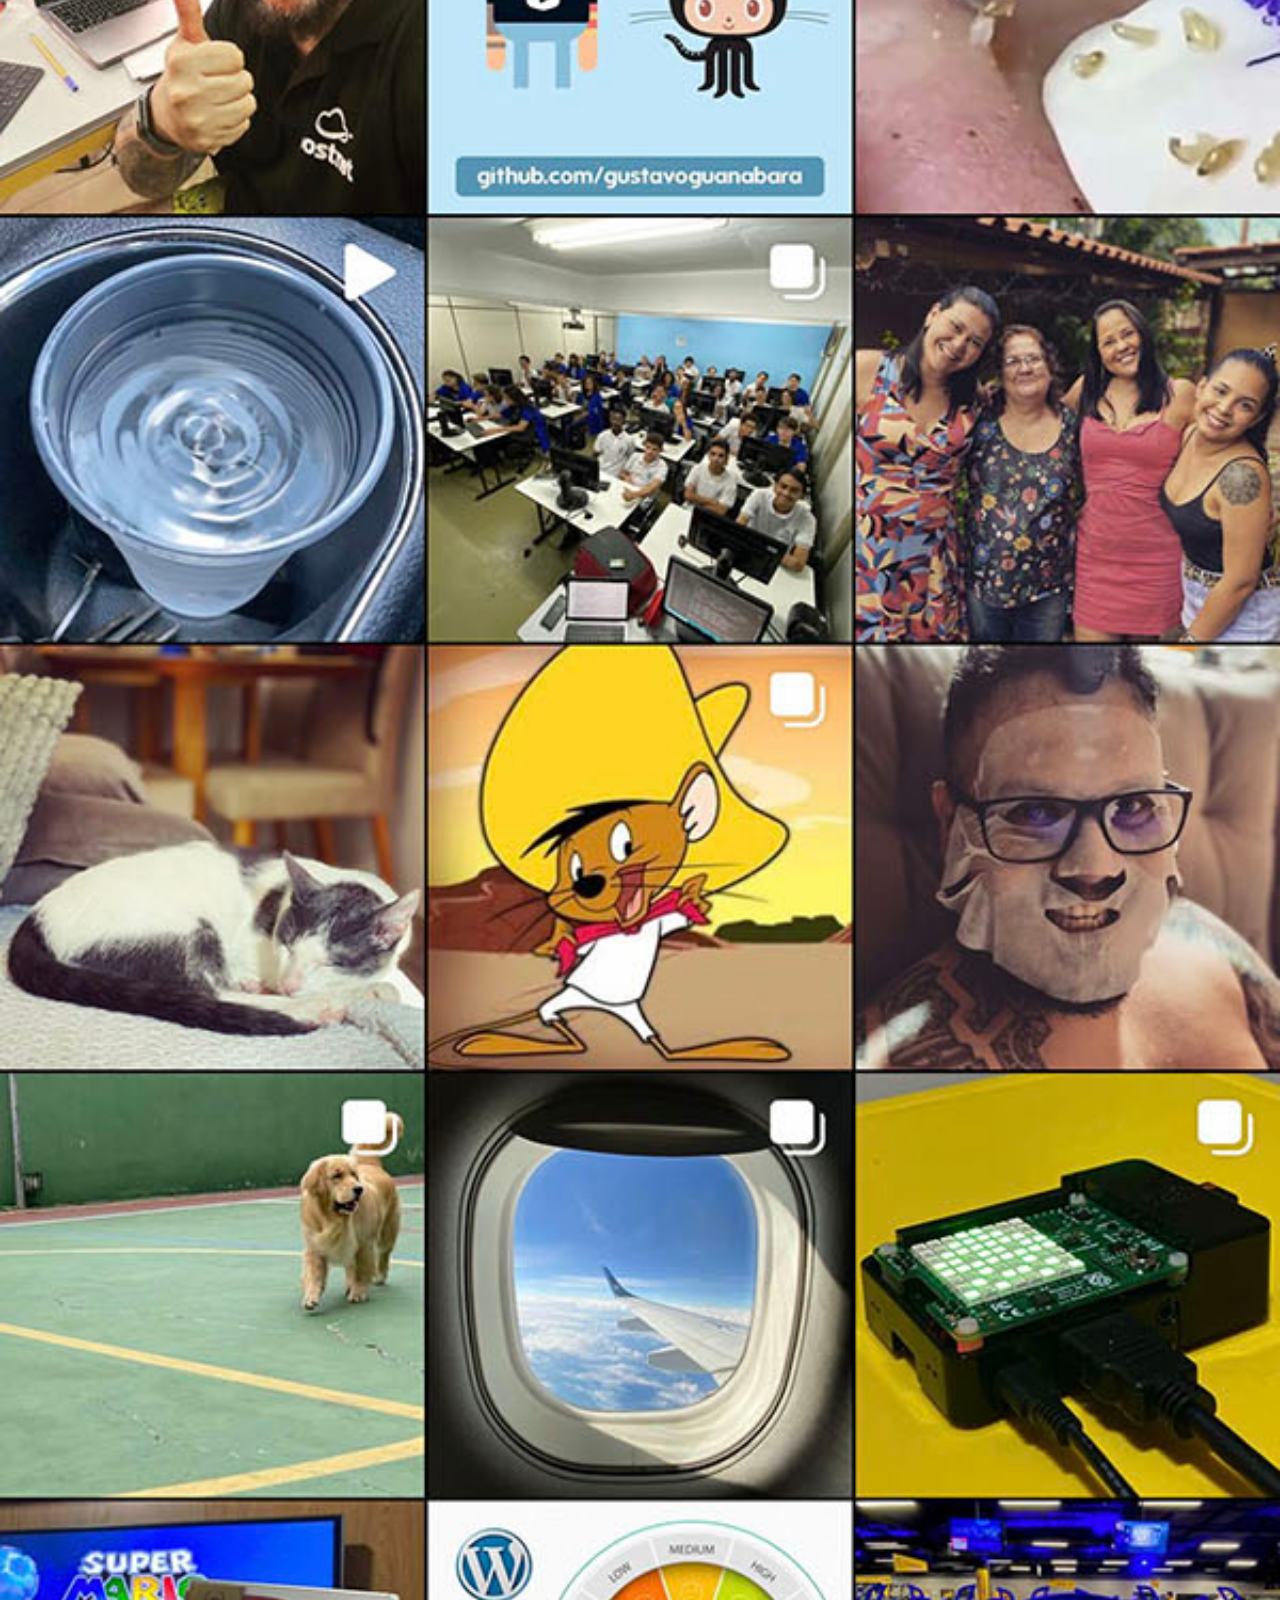
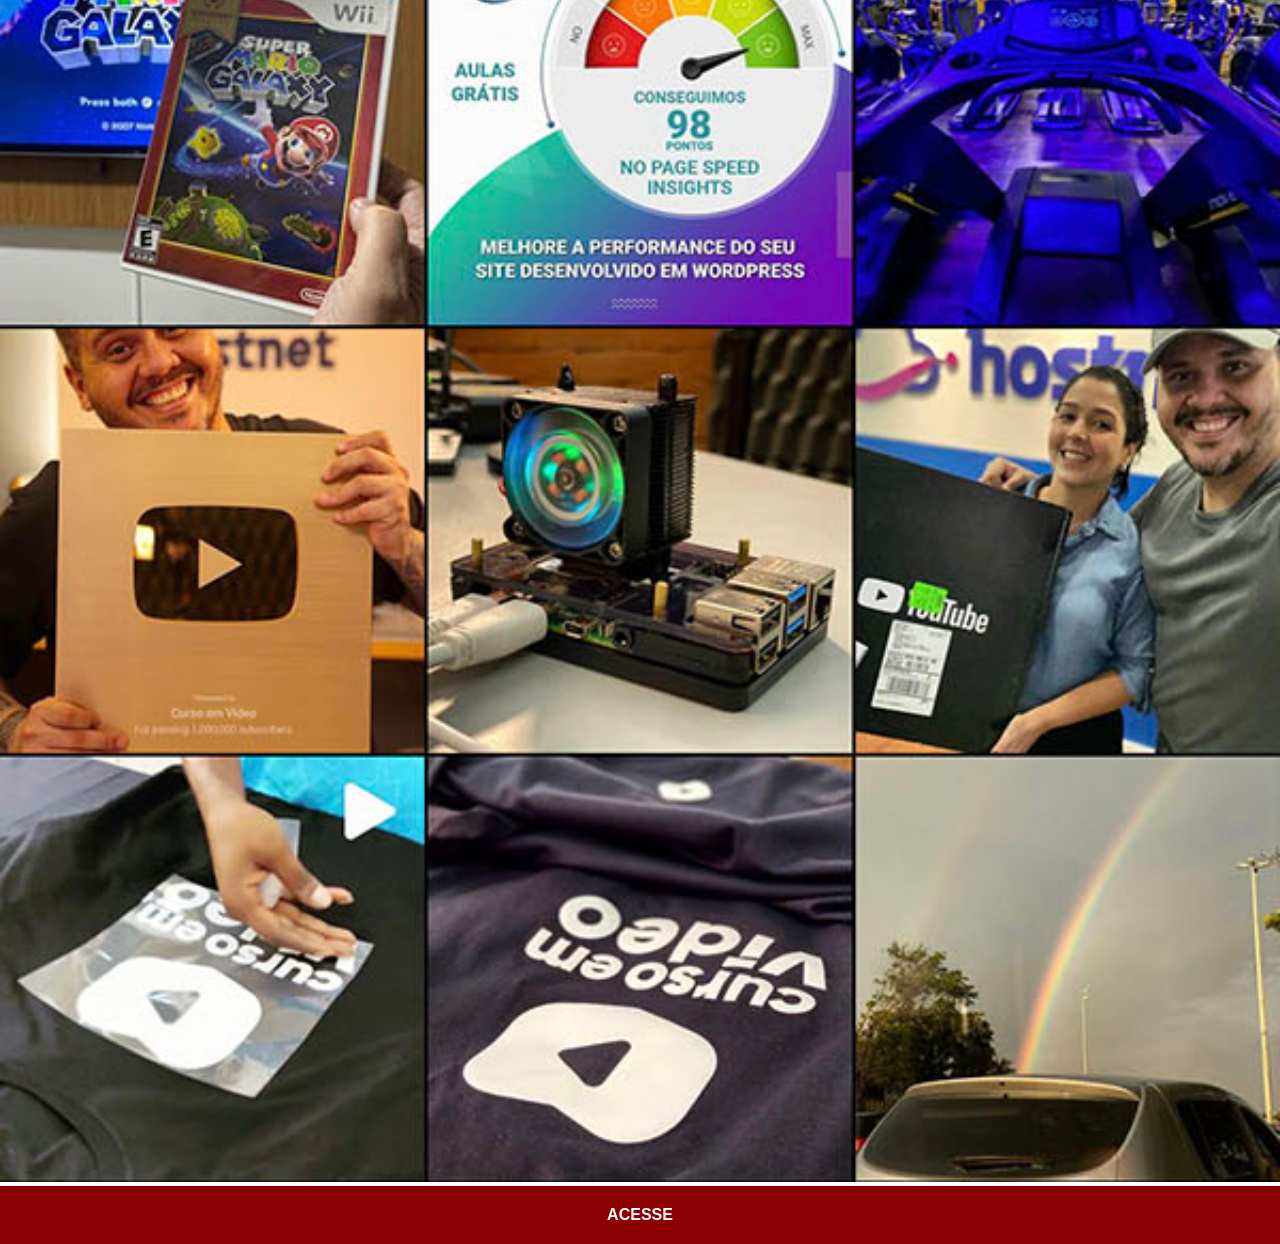
<file: instagram.html>
<!DOCTYPE html>
<html lang="pt-br">
<head>
    <meta charset="UTF-8">
    <meta name="viewport" content="width=device-width, initial-scale=1.0">
    <title>Instagram</title>
    <link rel="stylesheet" href="estilos/social.css">
</head>
<body>
    <img src="imagens/tela-instagram.jpg" alt="Instagram">
    <a href="https://www.instagram.com/gustavoguanabara/" target="_blank">ACESSE</a>
</body>
</html>
</file>
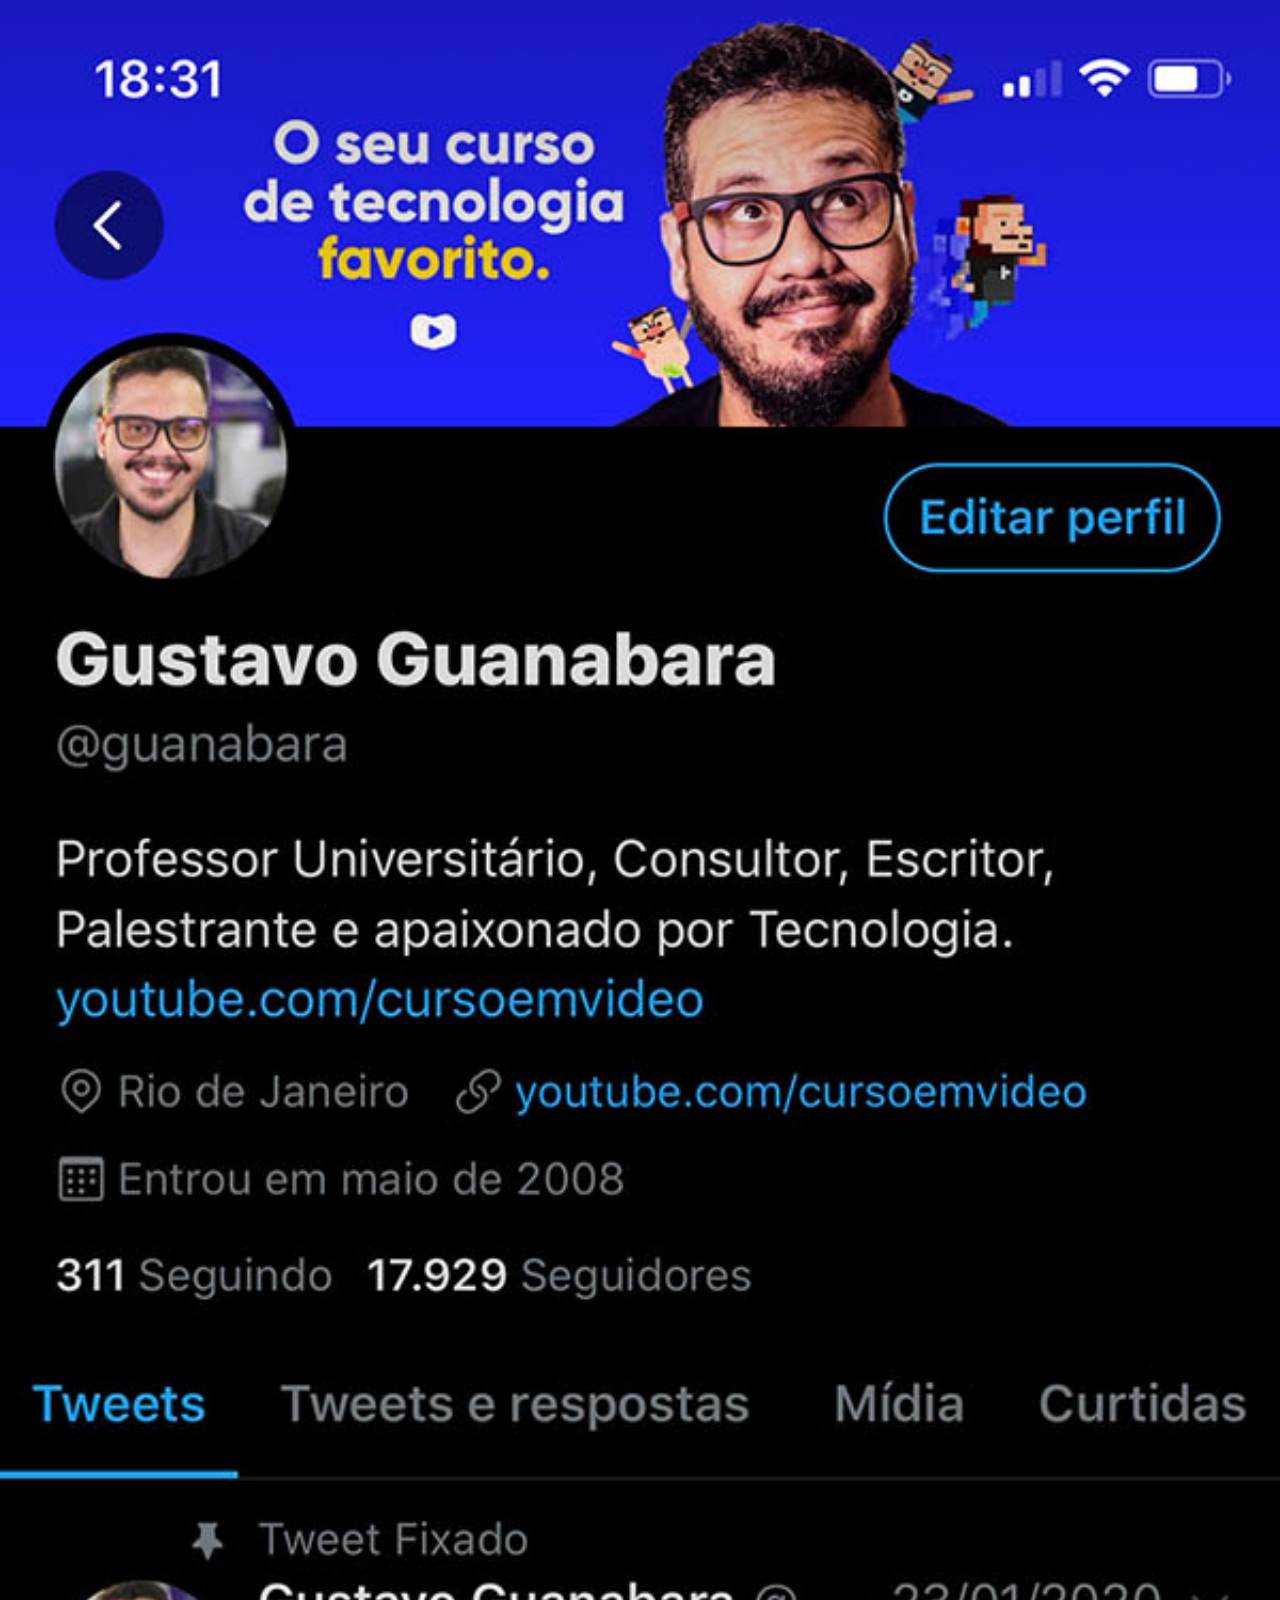
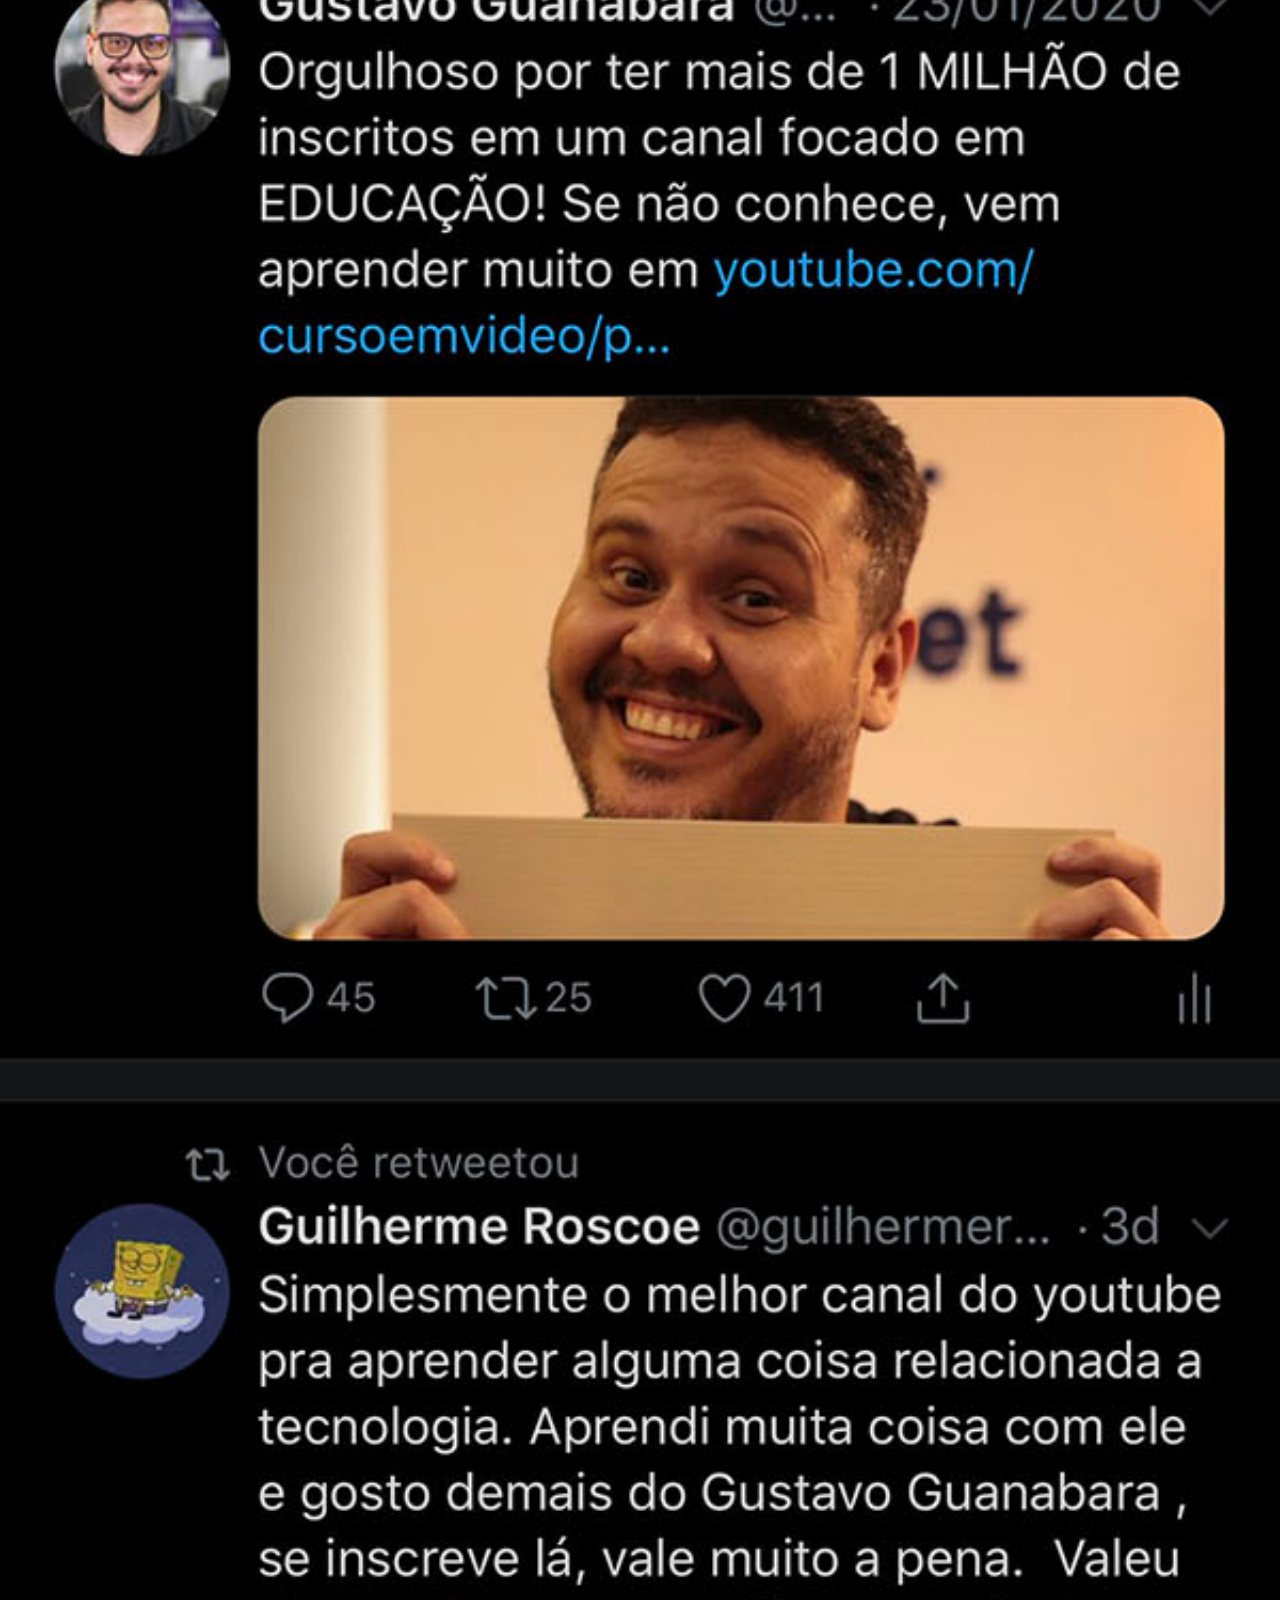
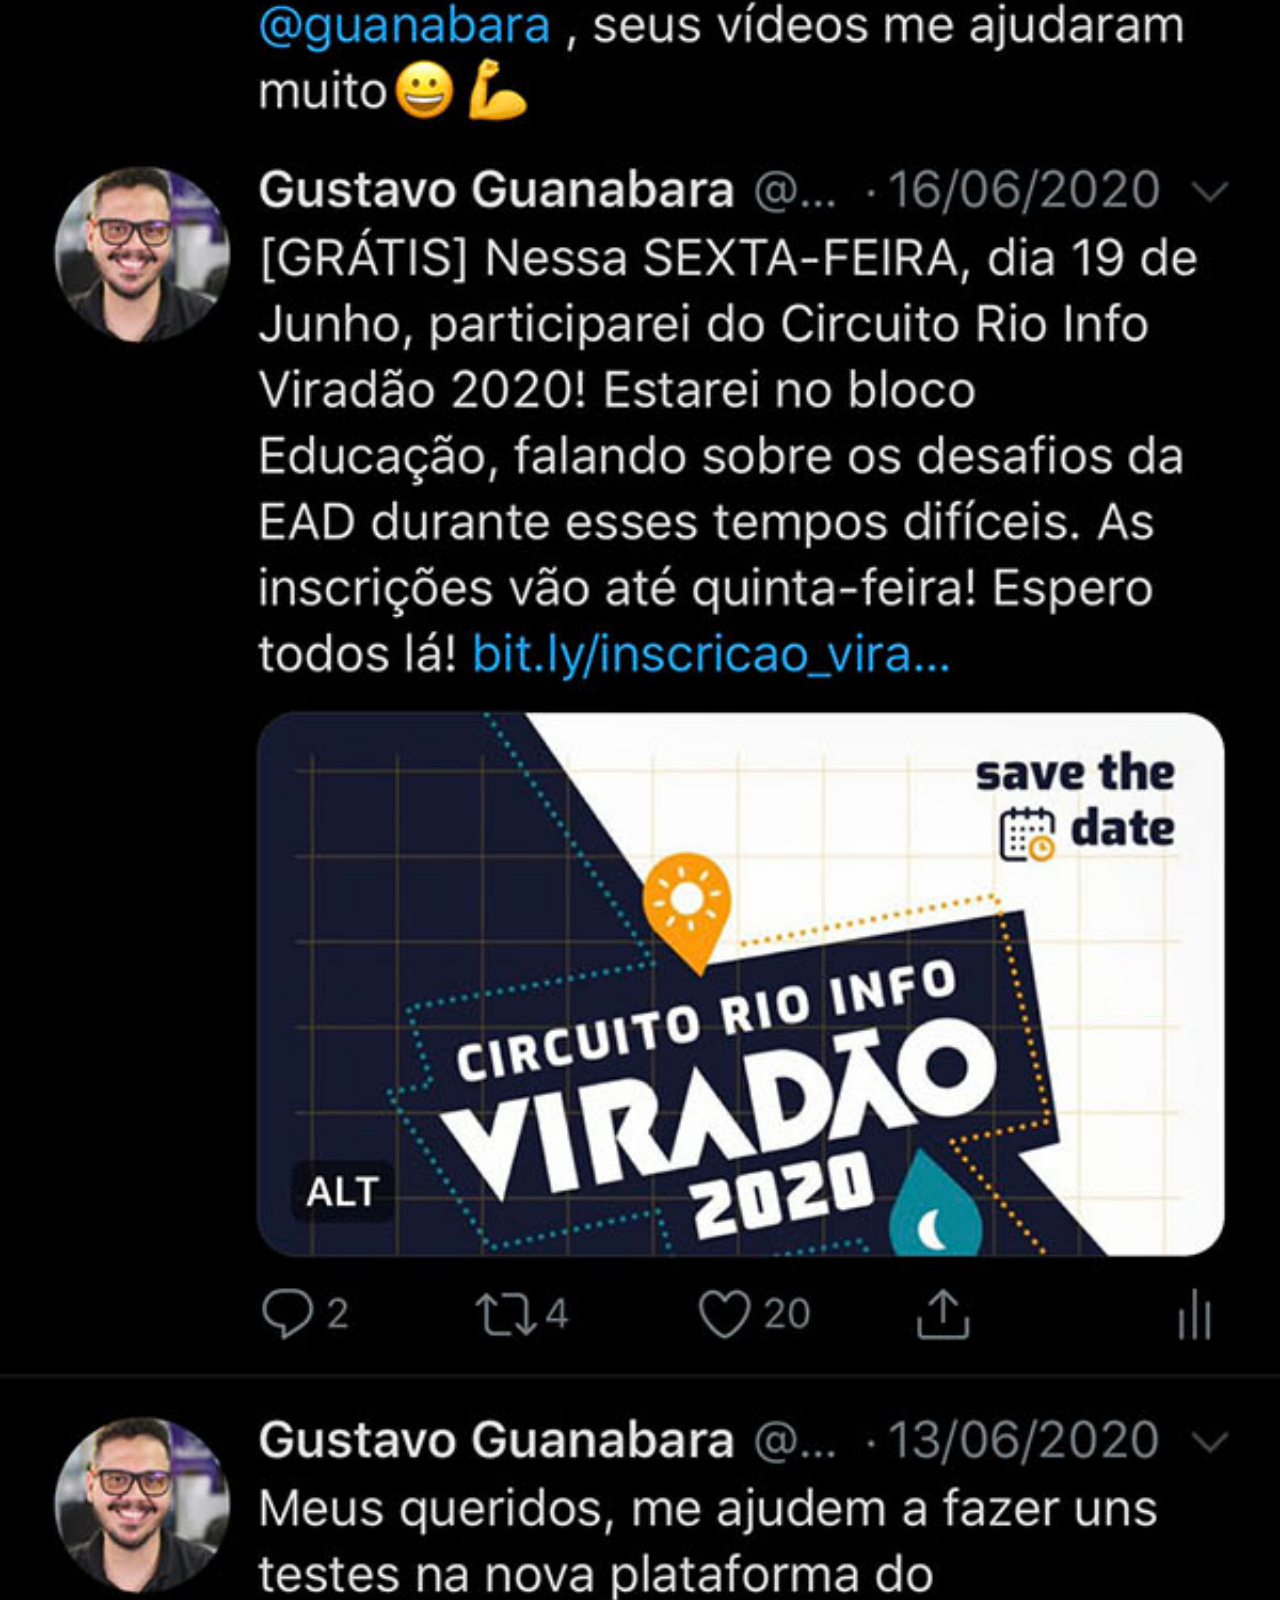
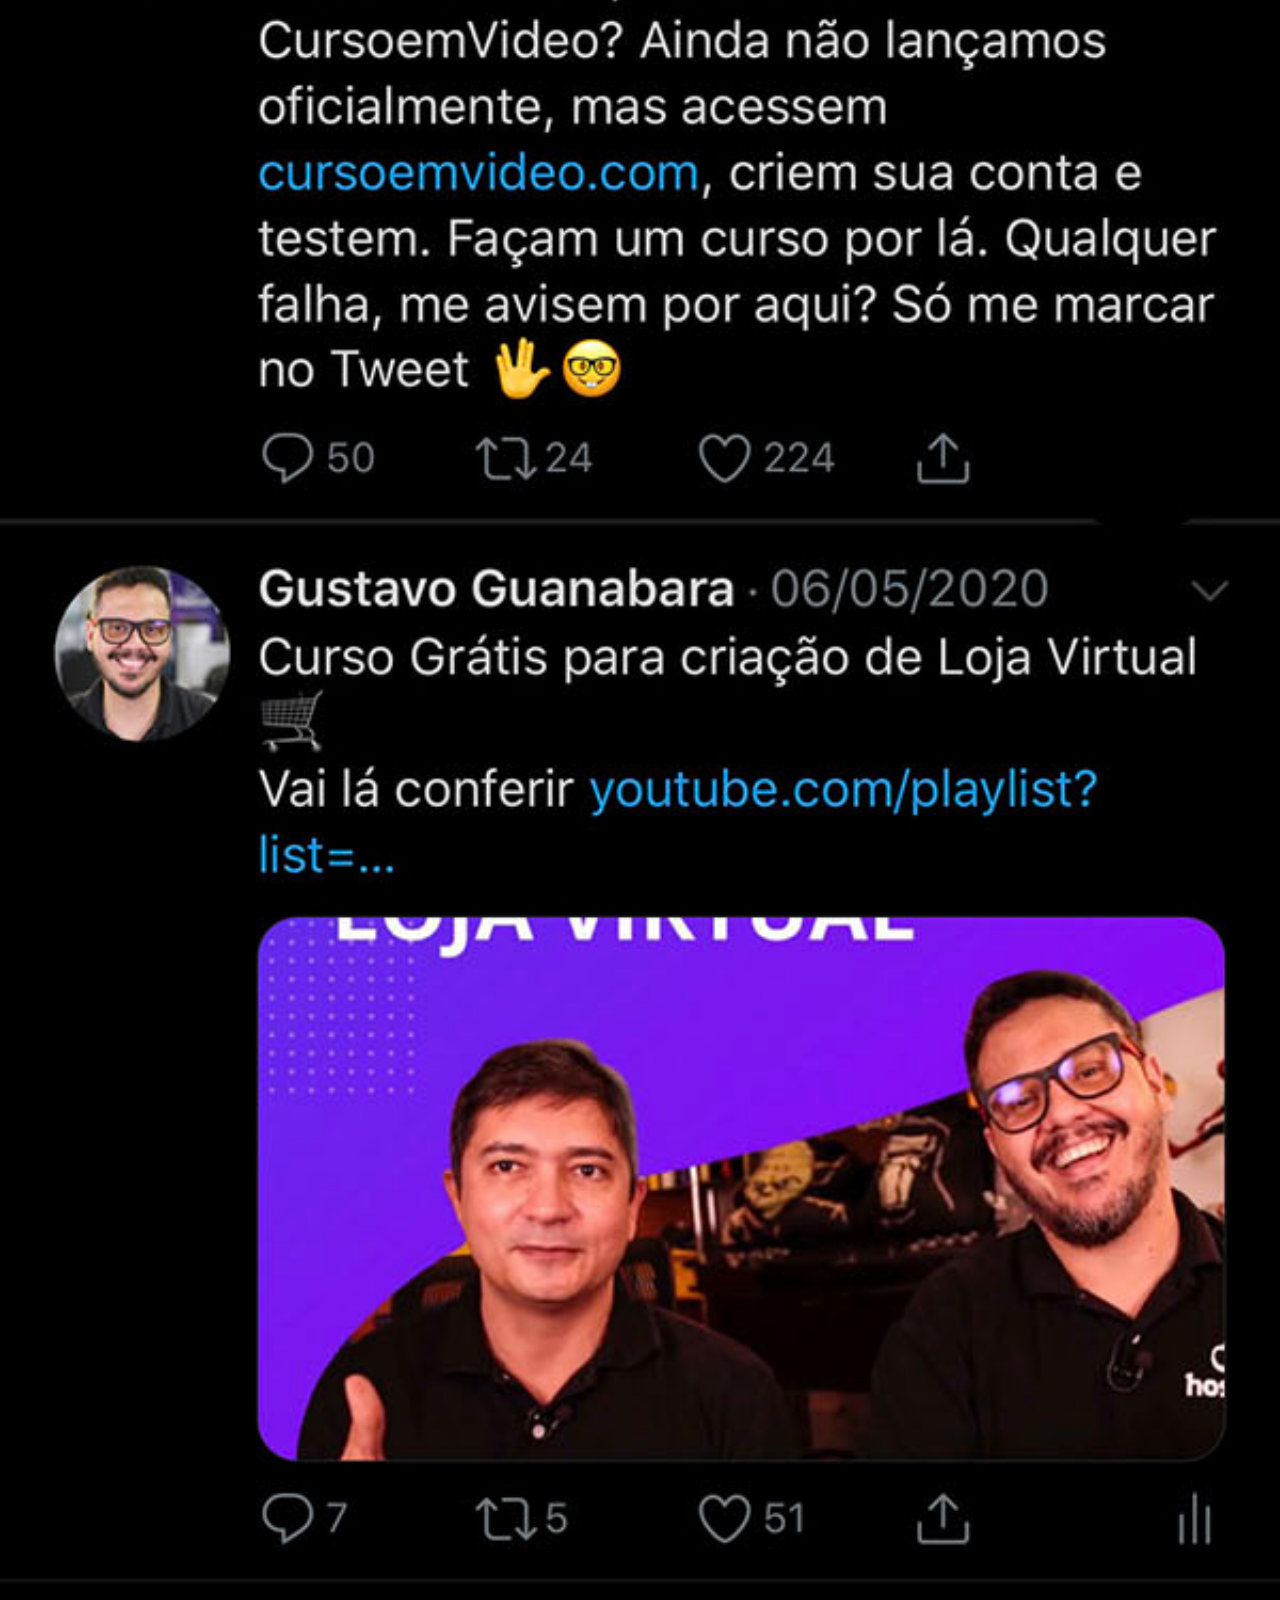
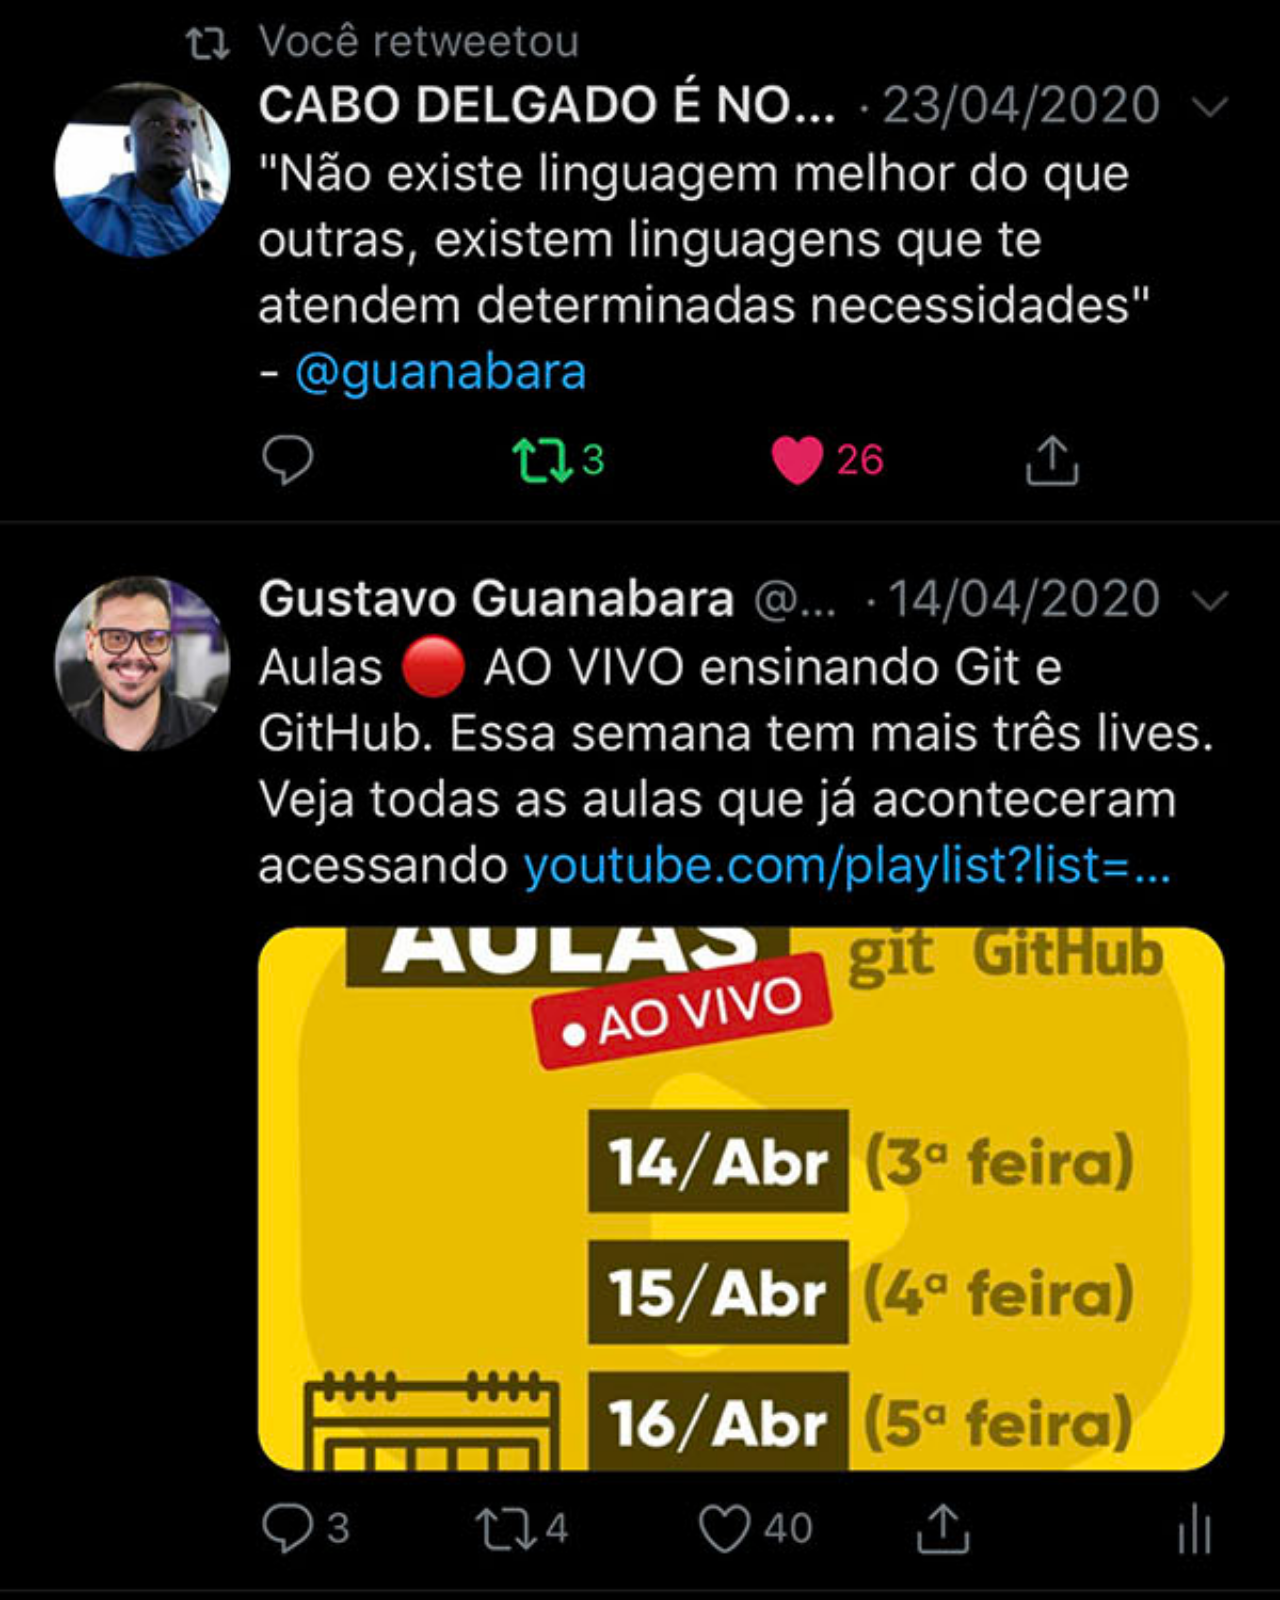
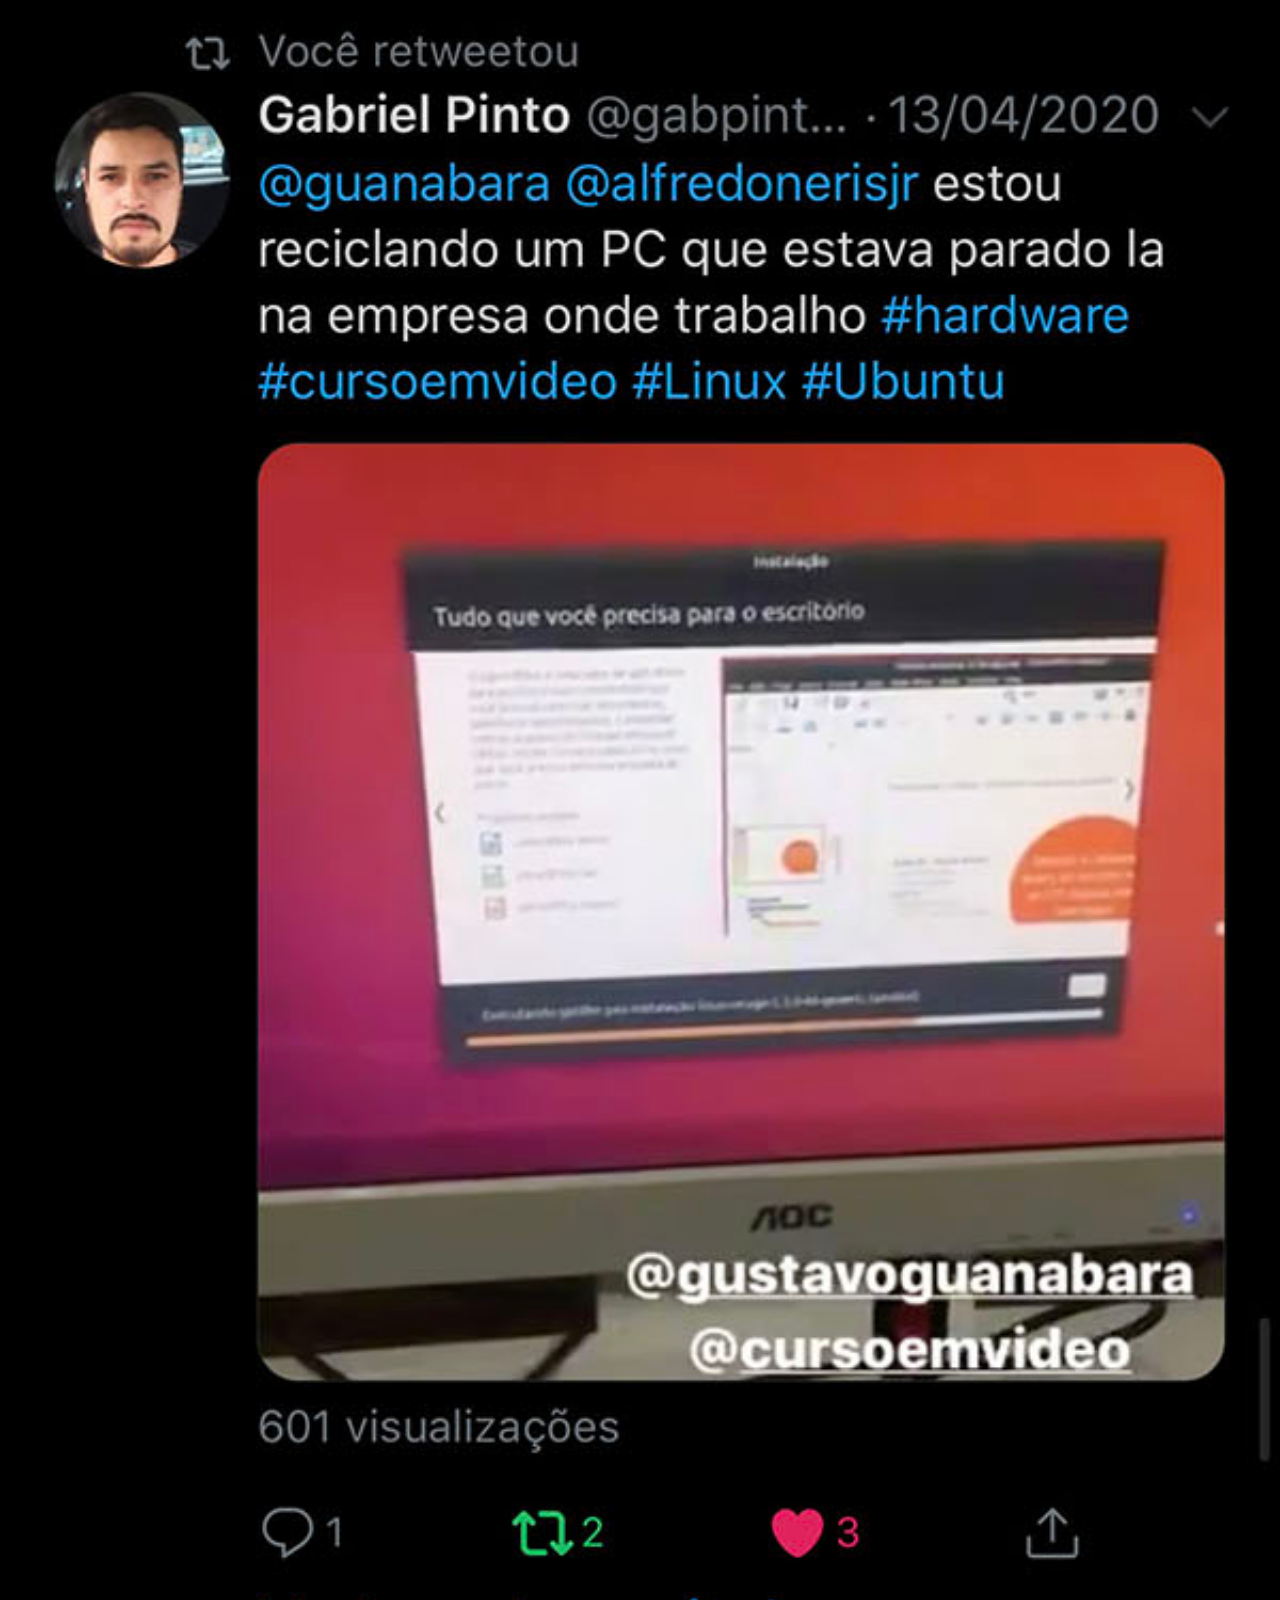
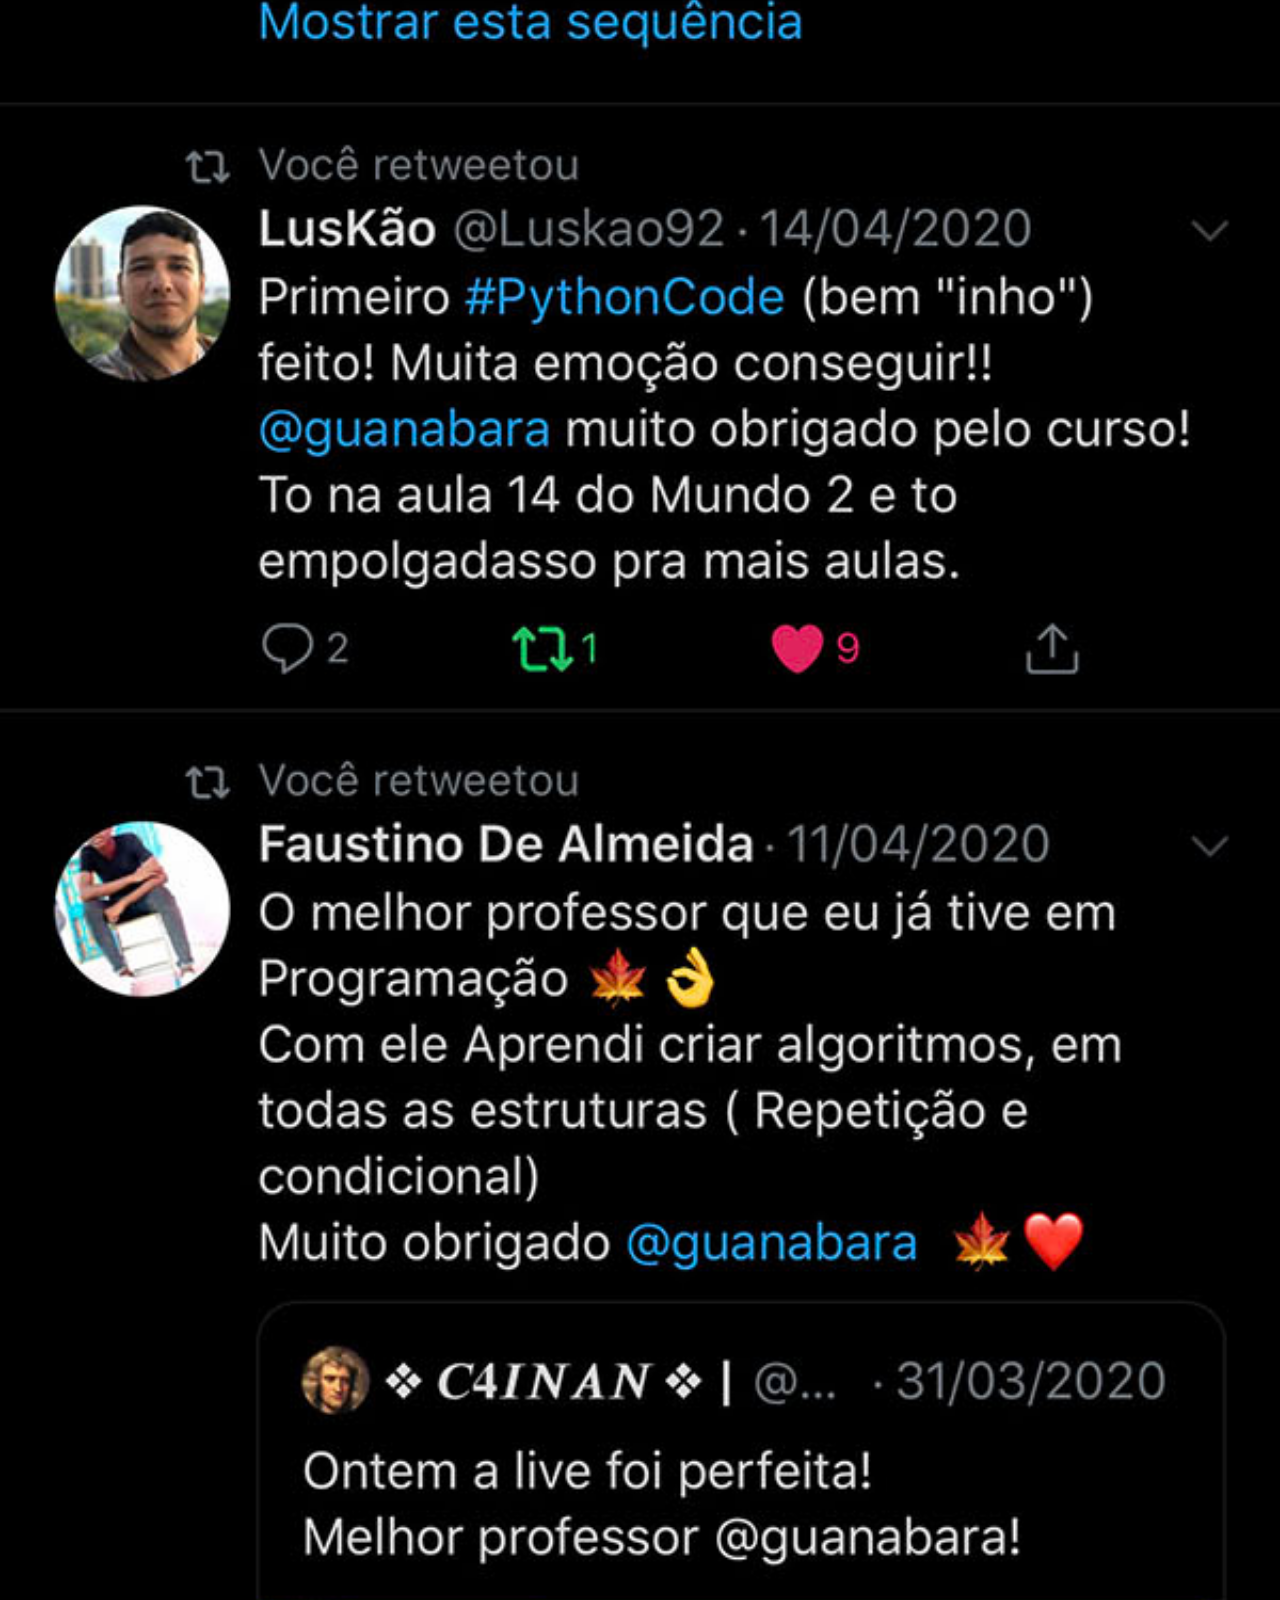
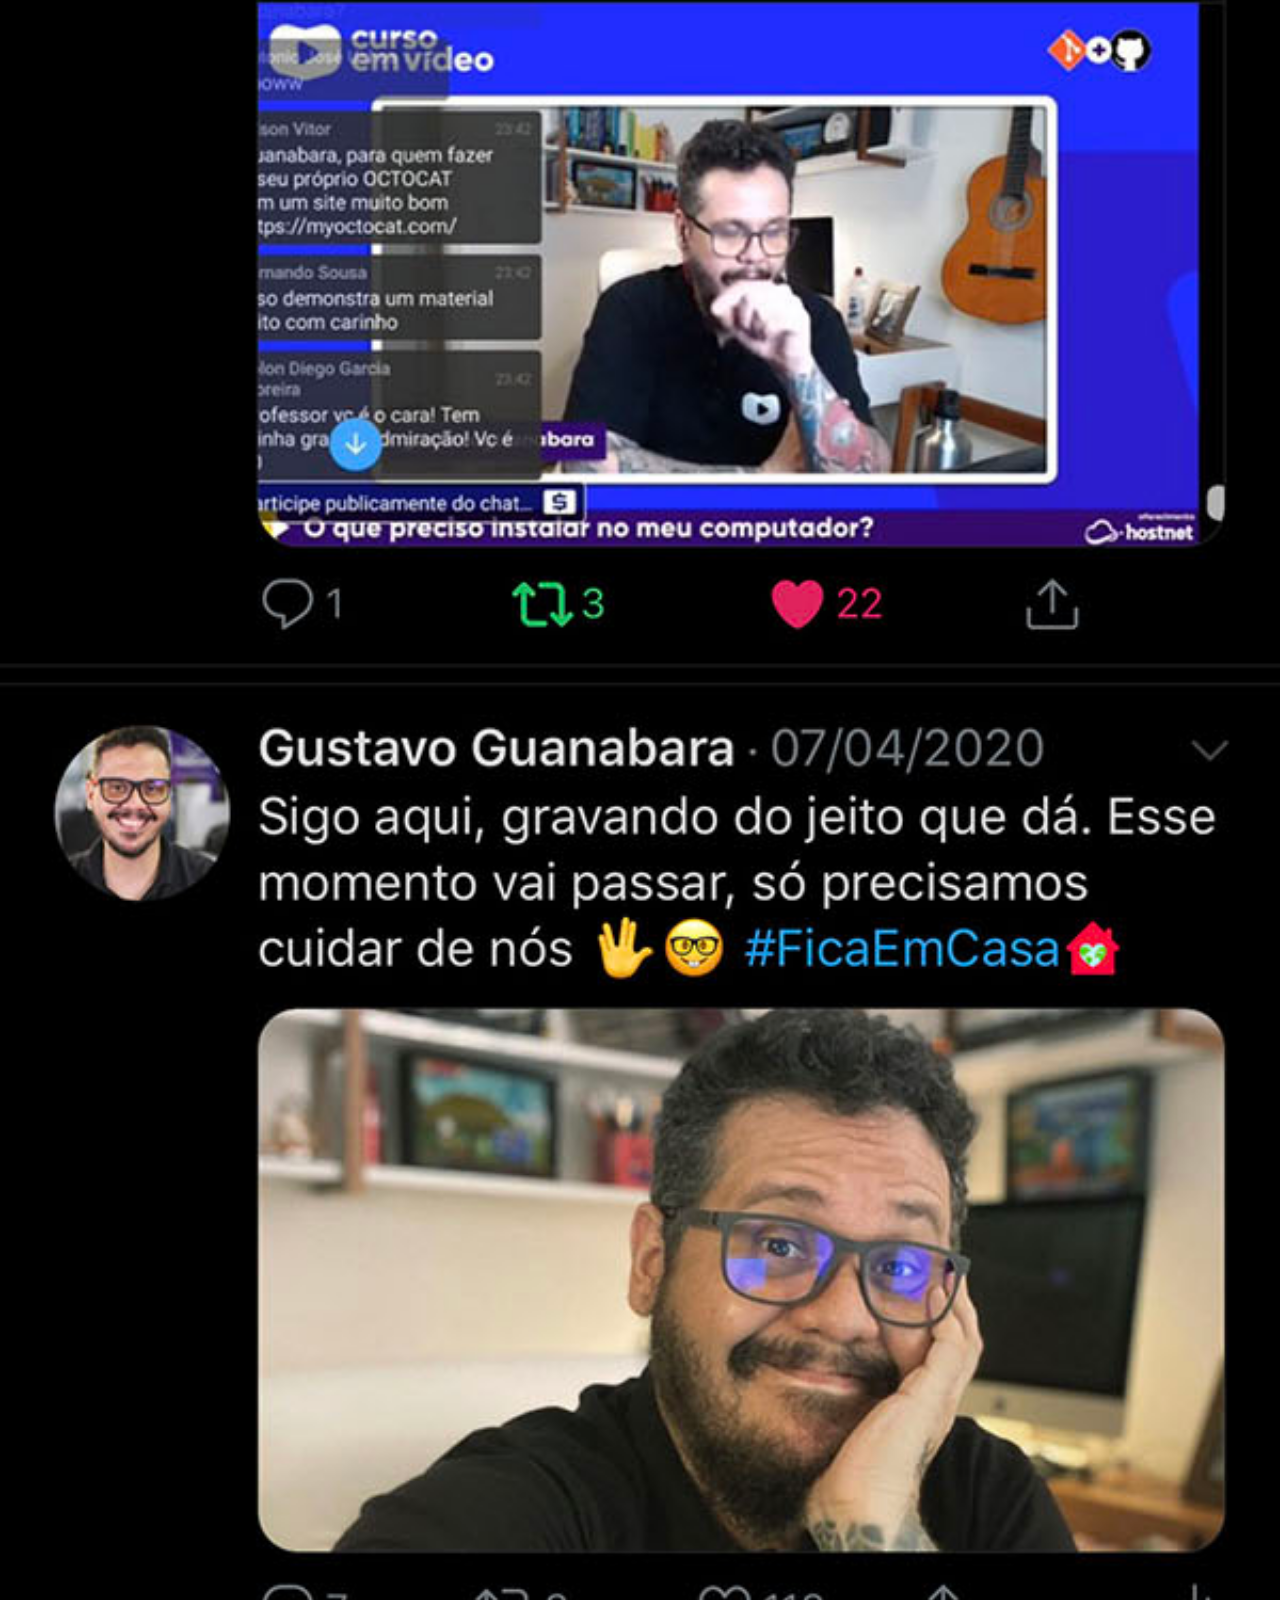
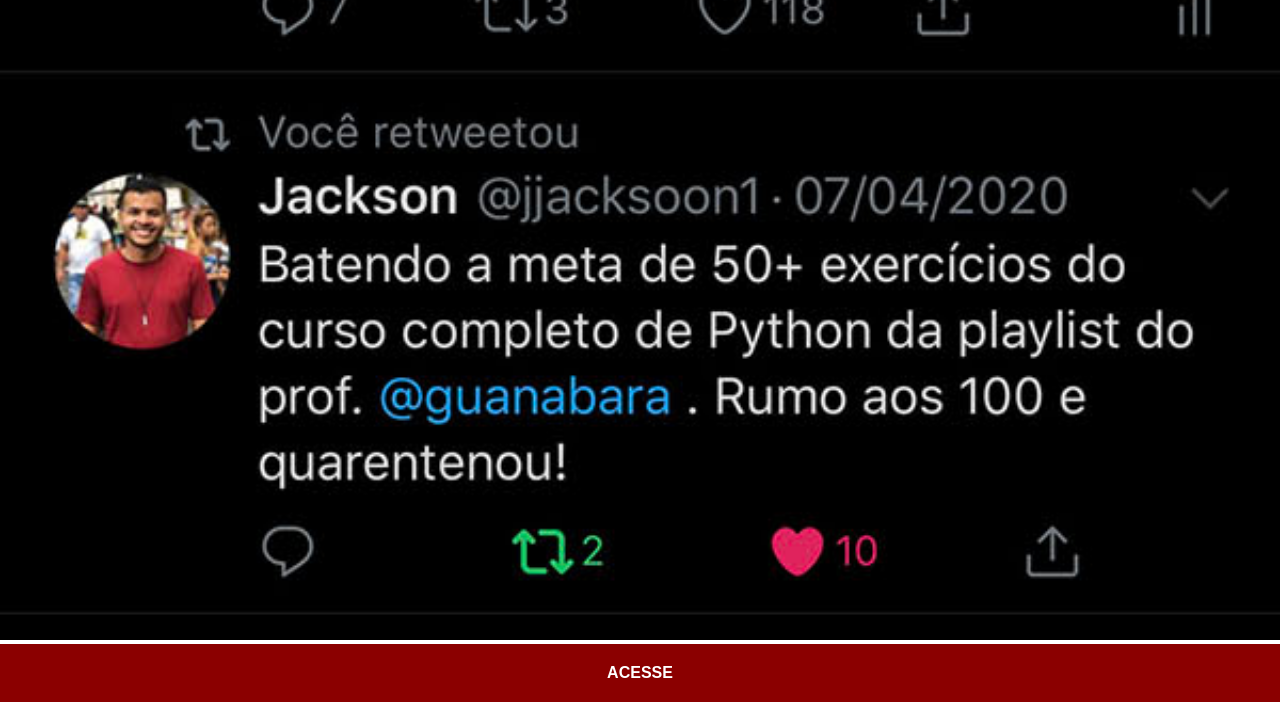
<file: twitter.html>
<!DOCTYPE html>
<html lang="pt-br">
<head>
    <meta charset="UTF-8">
    <meta name="viewport" content="width=device-width, initial-scale=1.0">
    <title>Twitter</title>
    <link rel="stylesheet" href="estilos/social.css">
</head>
<body>
    <img src="imagens/tela-twitter.jpg" alt="Twitter">
    <a href="https://x.com/guanabara" target="_blank">ACESSE</a>
</body>
</html>
</file>
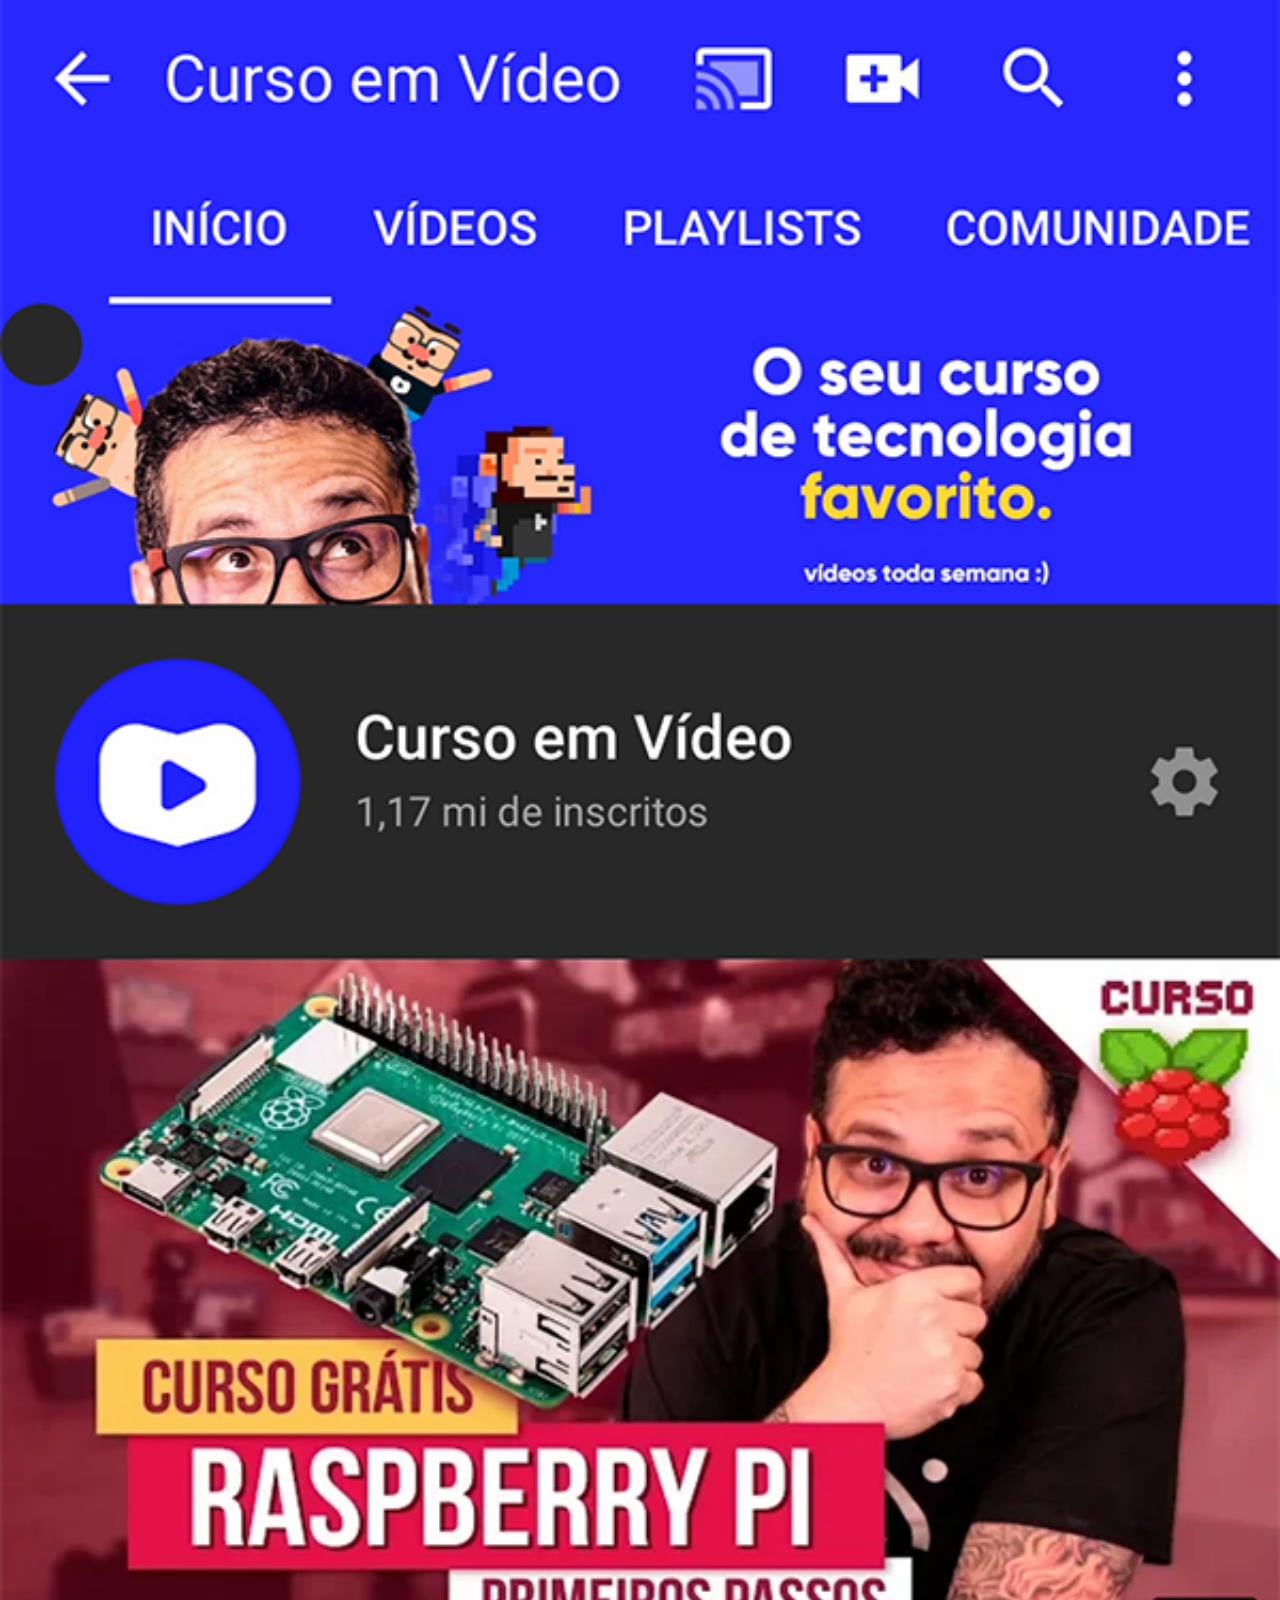
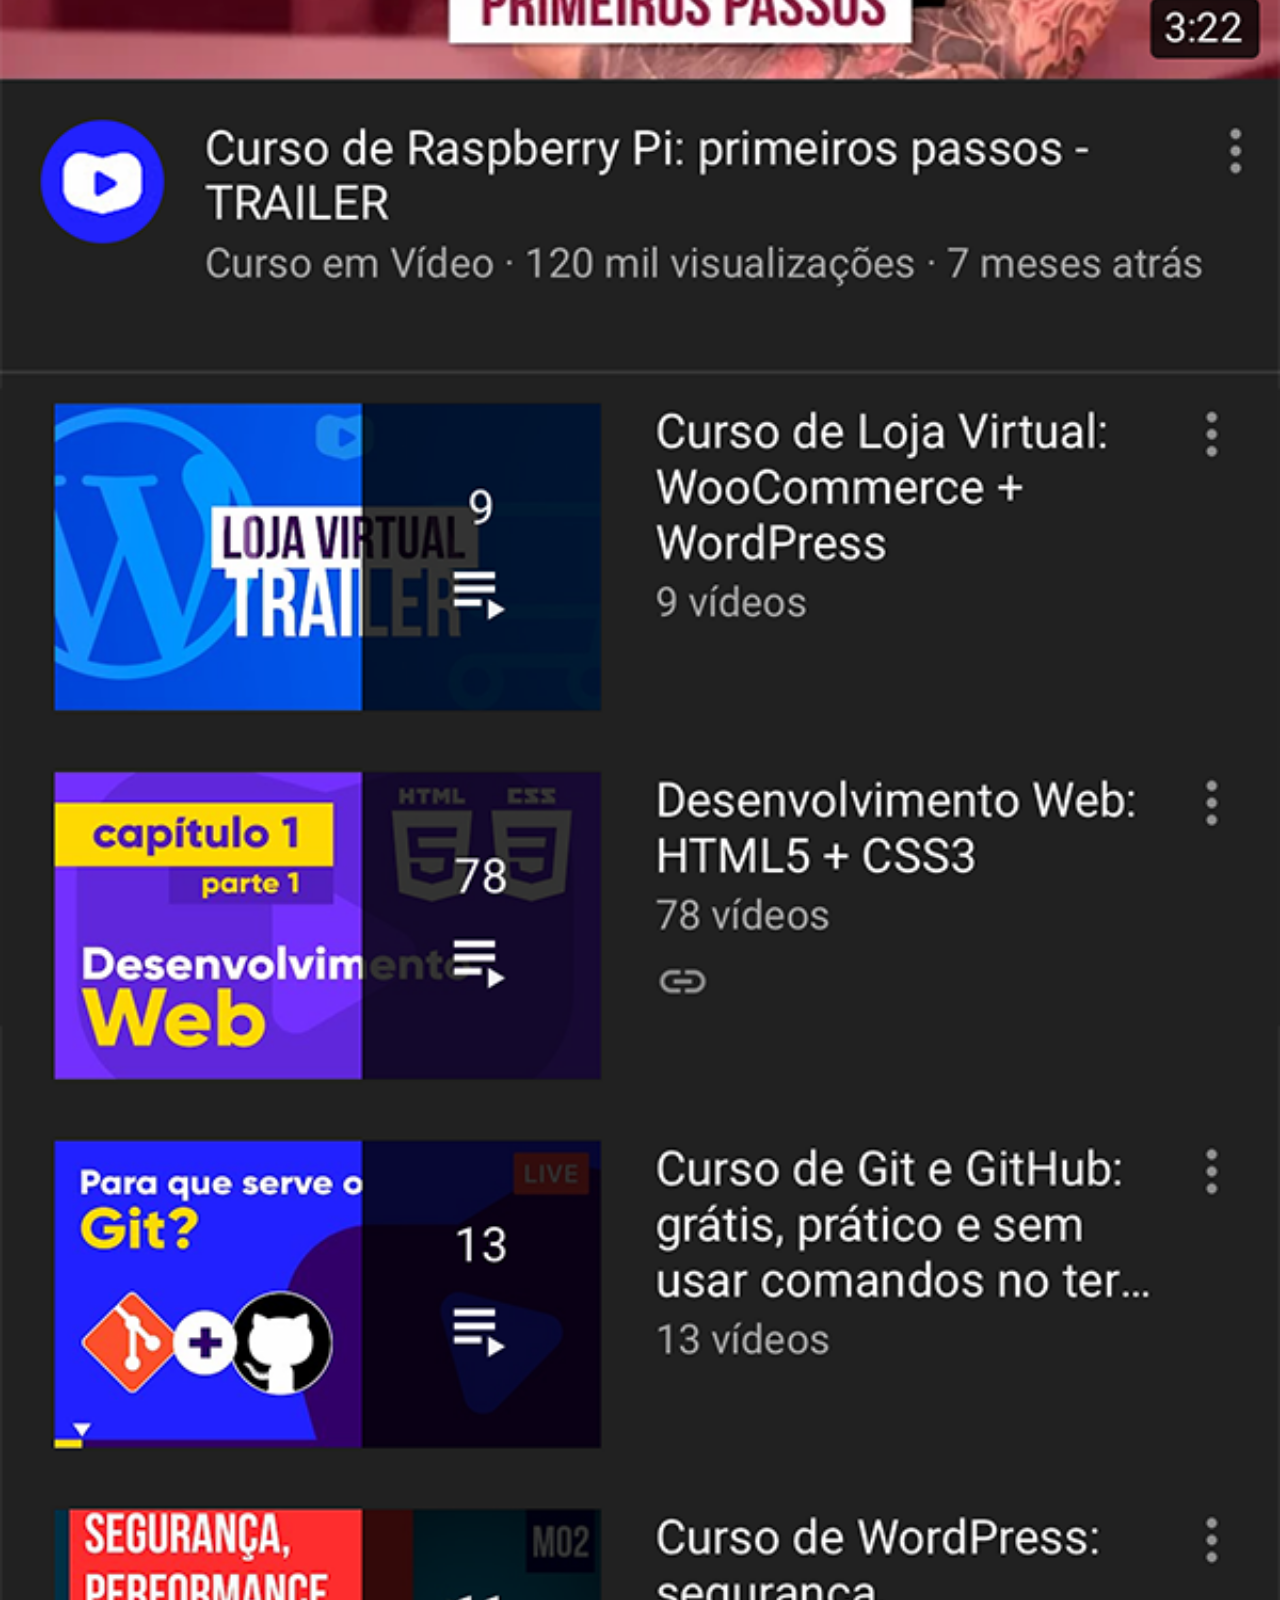
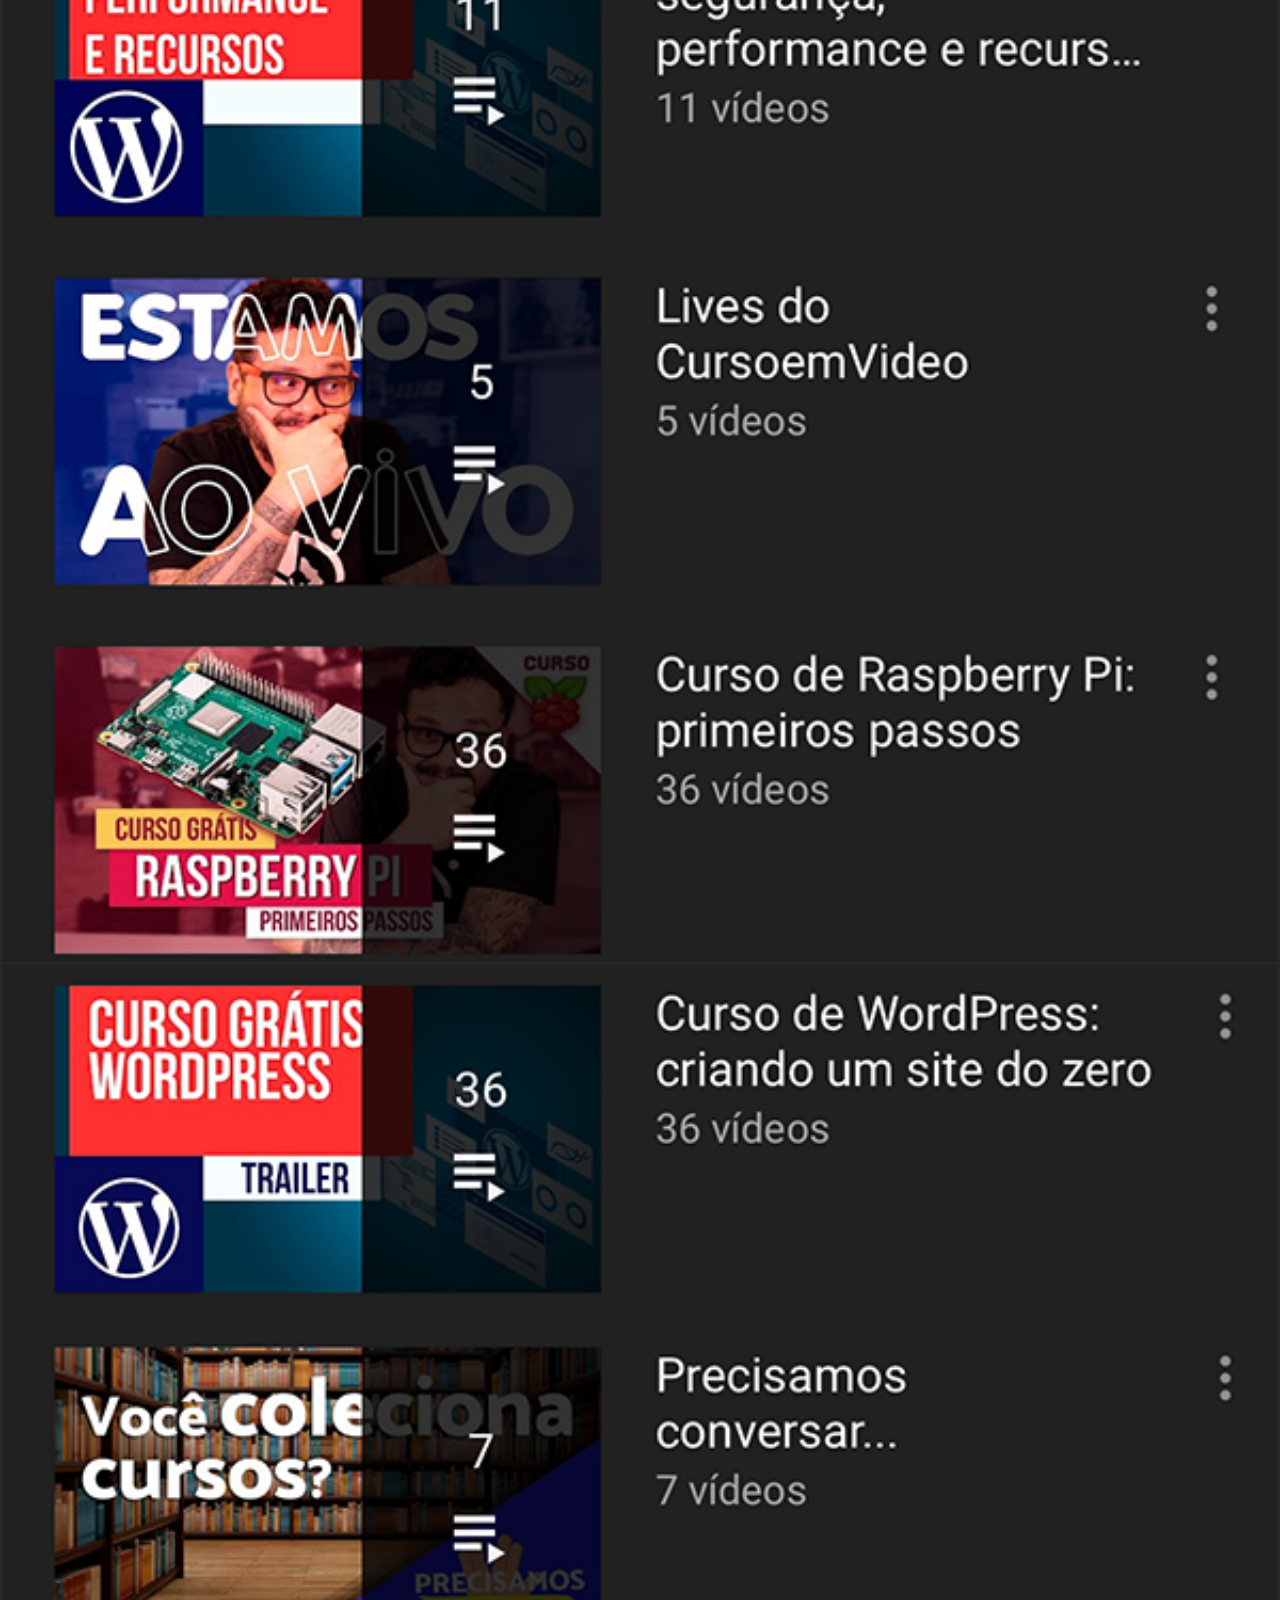
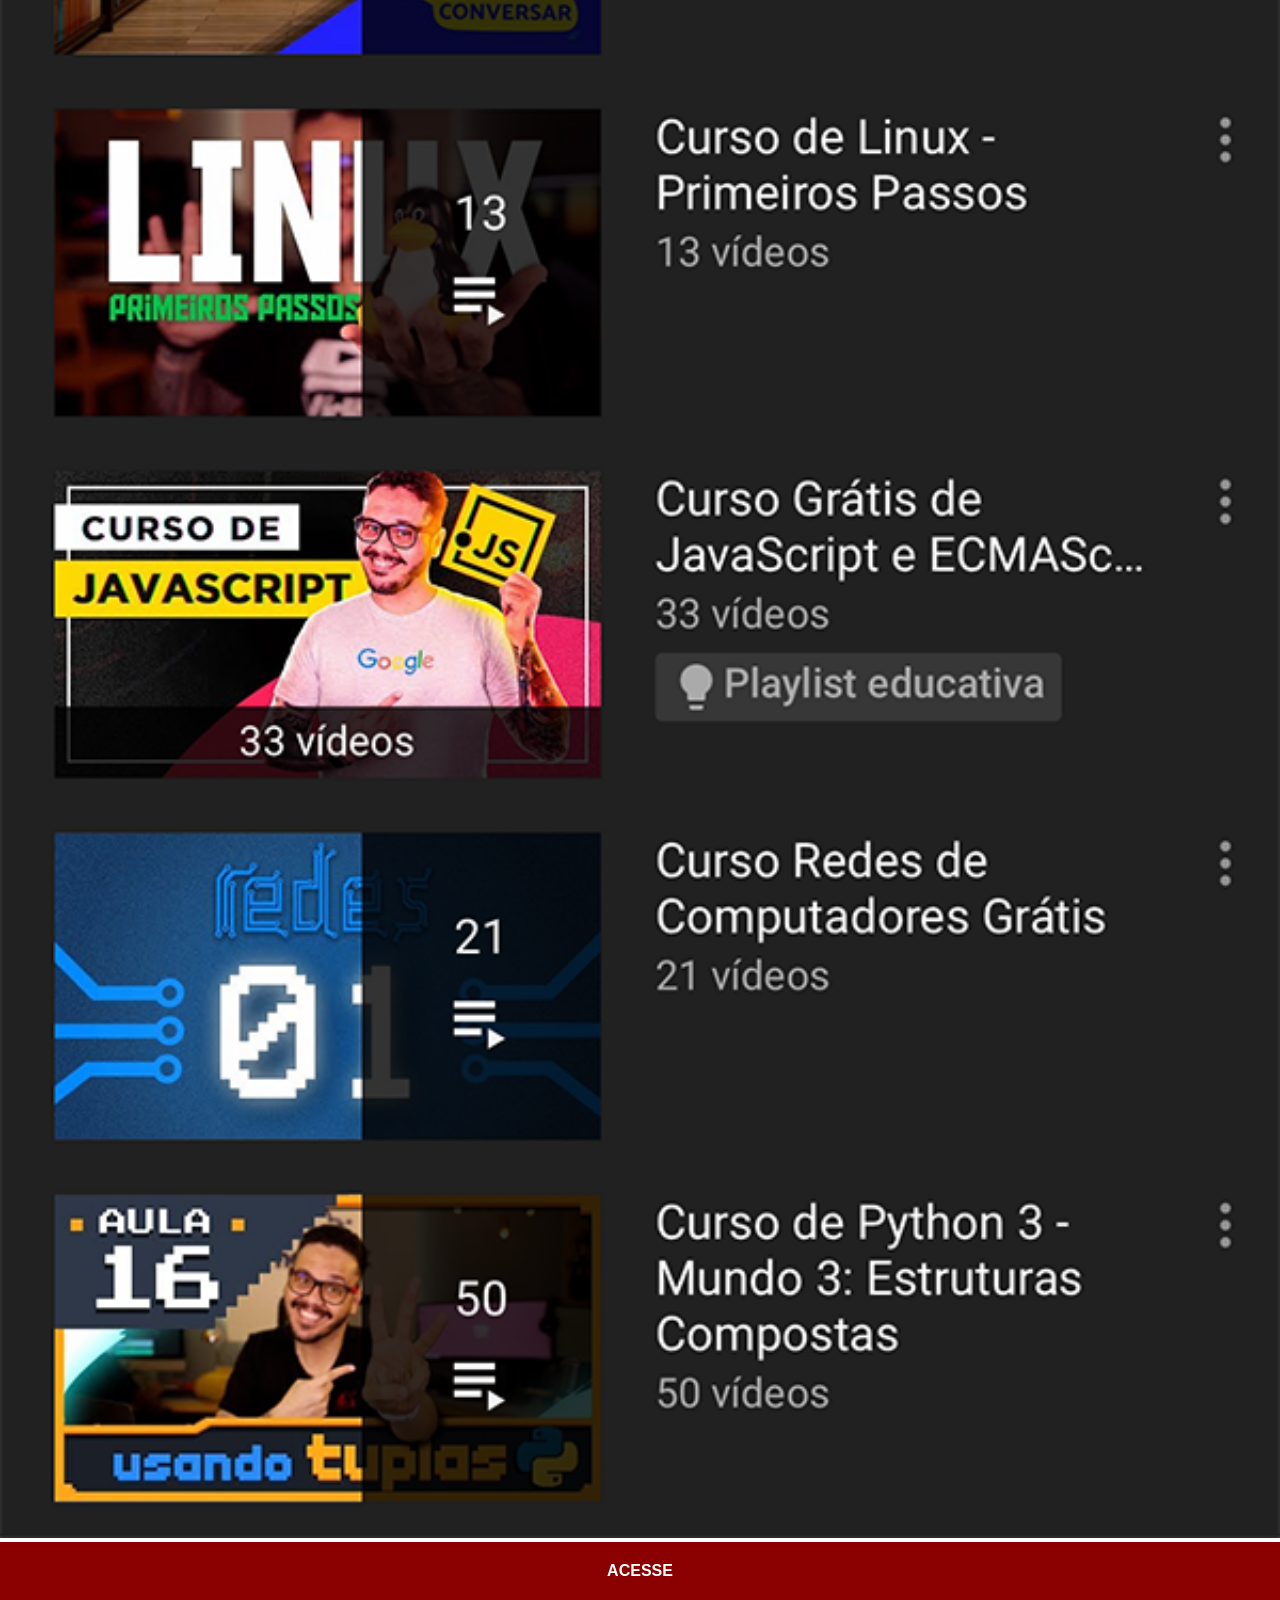
<file: youtube.html>
<!DOCTYPE html>
<html lang="pt-br">
<head>
    <meta charset="UTF-8">
    <meta name="viewport" content="width=device-width, initial-scale=1.0">
    <title>YouTube</title>
    <link rel="stylesheet" href="estilos/social.css">
</head>
<body>
    <img src="imagens/tela-youtube.png" alt="YouTube">
    <a href="https://www.youtube.com/@cursoemvideo/playlists" target="_blank">ACESSE</a>
</body>
</html>
</file>
<file: estilos/style.css>
@charset "UTF-8";

* {
    margin: 0;
    padding: 0;
    font-family: Arial, Helvetica, sans-serif;
}

html, body{
    height: 100vh;
    width: 100vw;
    background-color: black;
}

body{
    background: url(../imagens/fundo-madeira.jpg) no-repeat top center; 
    background-size: cover;
    background-attachment: fixed;
}

main{
    height: 100vh;
    position: relative;
}

section#telefone{
    position: absolute;
    top: 50%;
    left: 50%;
    transform: translate(-50%, -50%);
    height: 627px;
    width: 311px;
    background:url(../imagens/frame-iphone.png) no-repeat;
}

iframe#tela{
    position: relative;
    top: 80px;
    left: 22px;
    width: 267px;
    height: 471.5px;
}

section#redes-sociais{
    text-align: right;
}

section#redes-sociais img{
    width: 50px;
    margin: 10px;
    border-radius: 50%;
    box-shadow: 2px 2px 5px rgba(0, 0, 0, 0.400);
    box-sizing: border-box;
}

section#redes-sociais img:hover{
    border: 2px solid rgba(255, 255, 255, 0.637);
    transform: translate(-3px, -3px);
    box-shadow: 5px 5px 10px rgba(0, 0, 0, 0.600);
    transition: transform .3s, border 1s;
}
</file>
<file: estilos/social.css>
@charset "UTF-8";

*{
    margin: 0px;
    padding: 0px;
    font-family: Arial, Helvetica, sans-serif;
}

::-webkit-scrollbar{
    width: 0px;
    height: 0px;
}

img{
    width: 100vw;
}

a{
    display: block;
    background-color: darkred;
    padding: 20px;
    text-align: center;
    font-weight: bolder;
    text-decoration: none;
    color: white;
}

a:hover{
    background-color: red;
}
</file>
